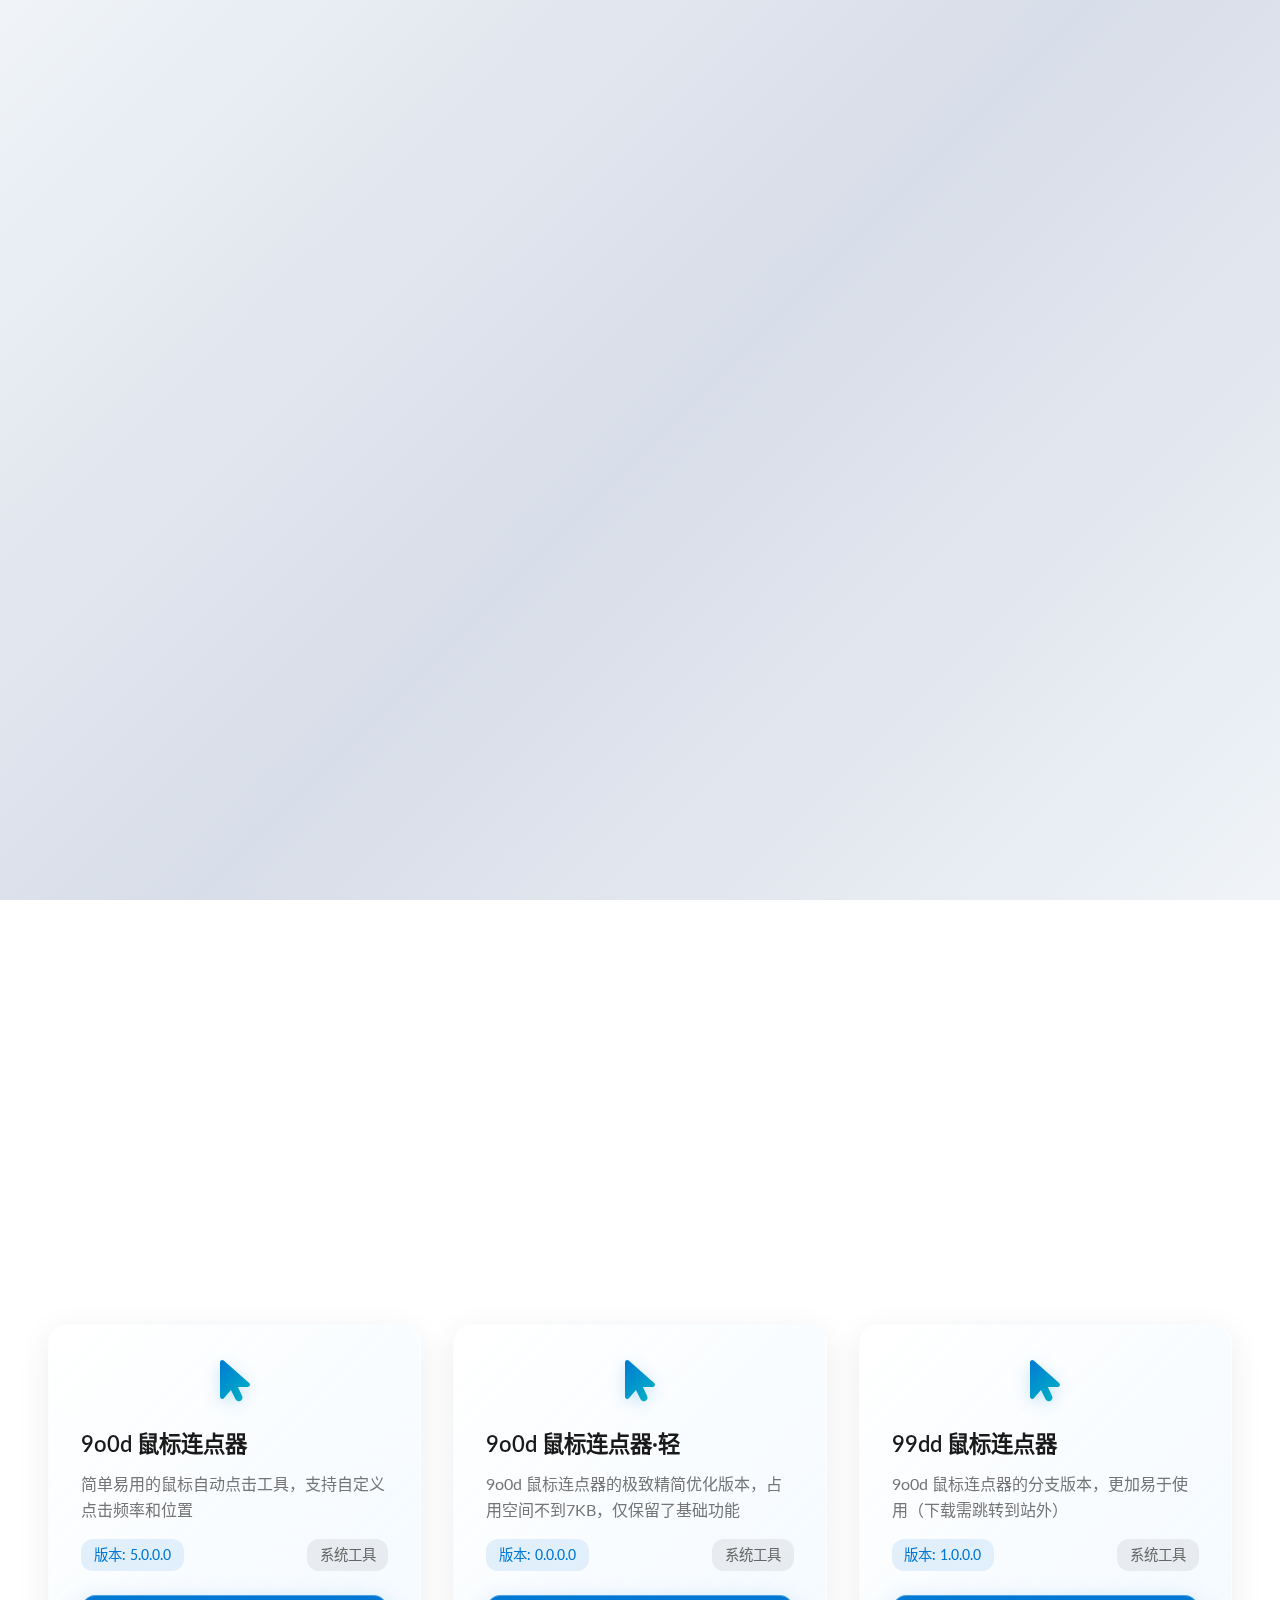
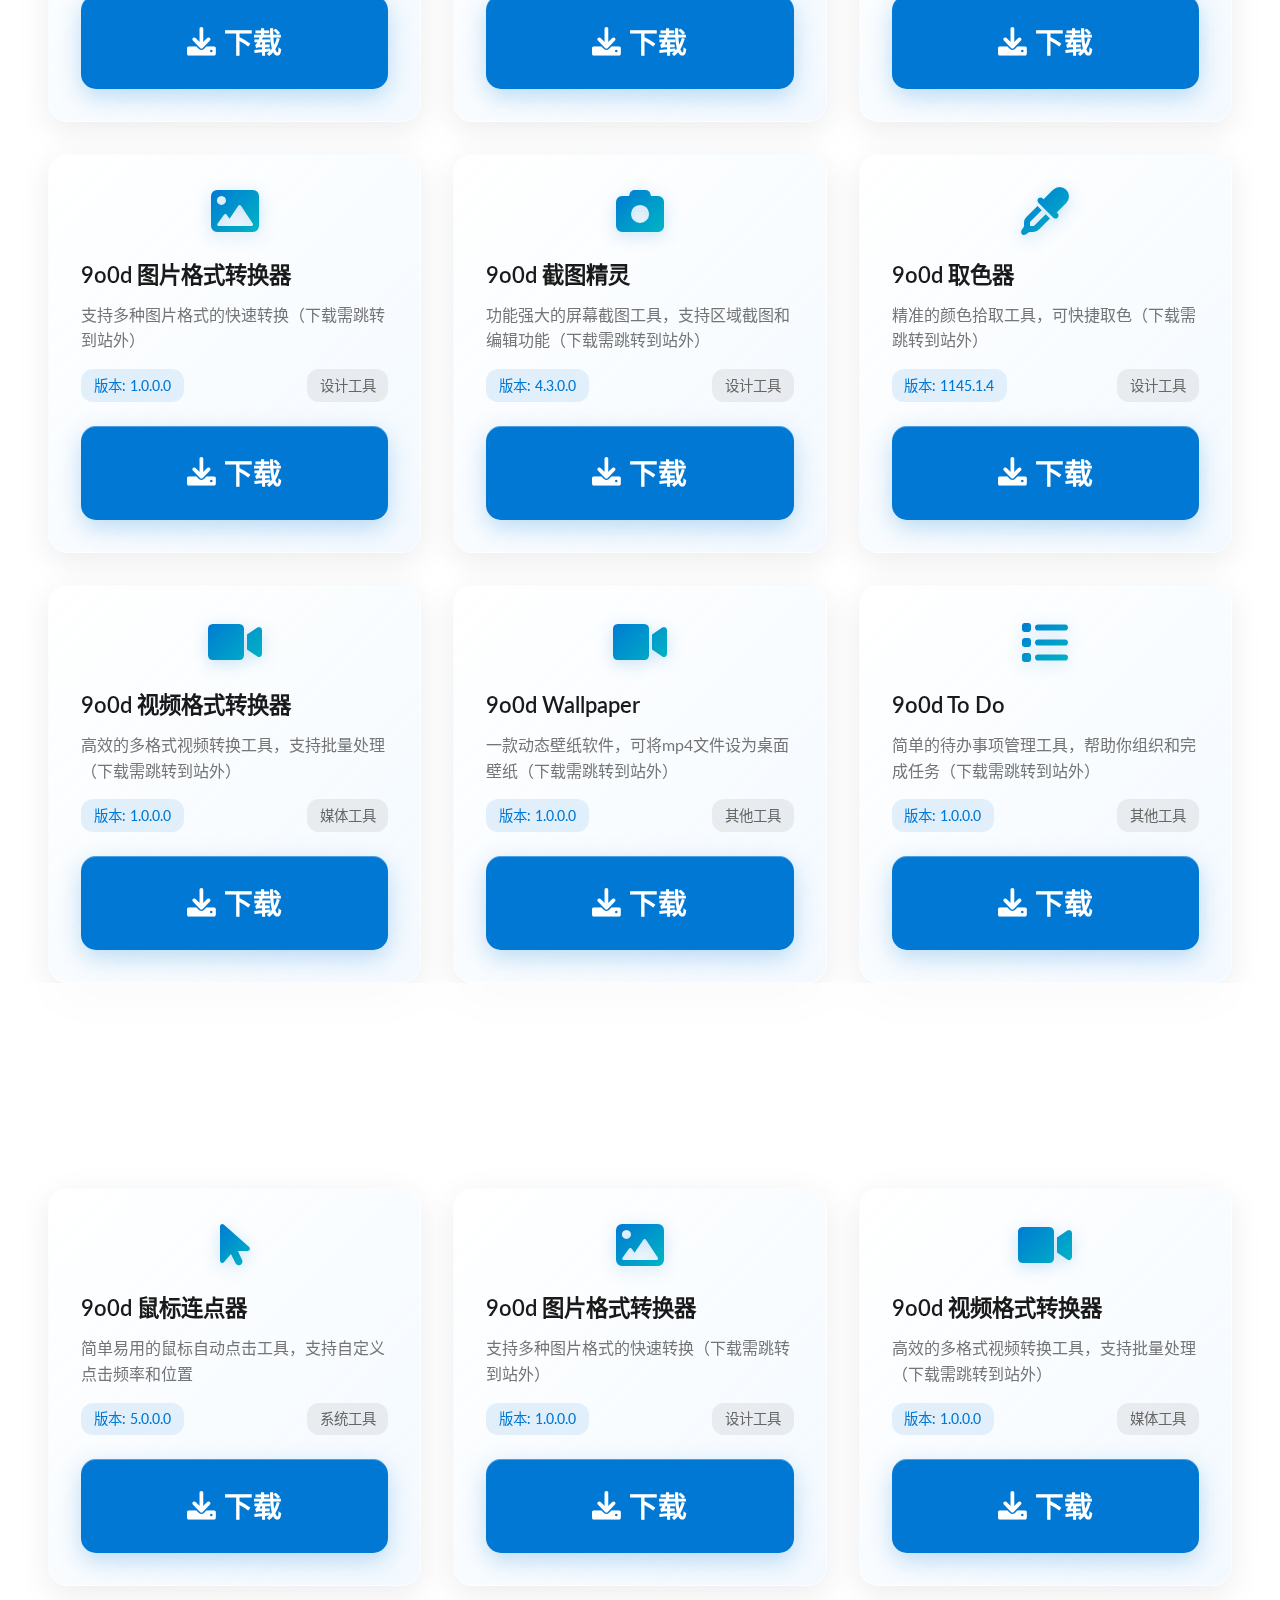
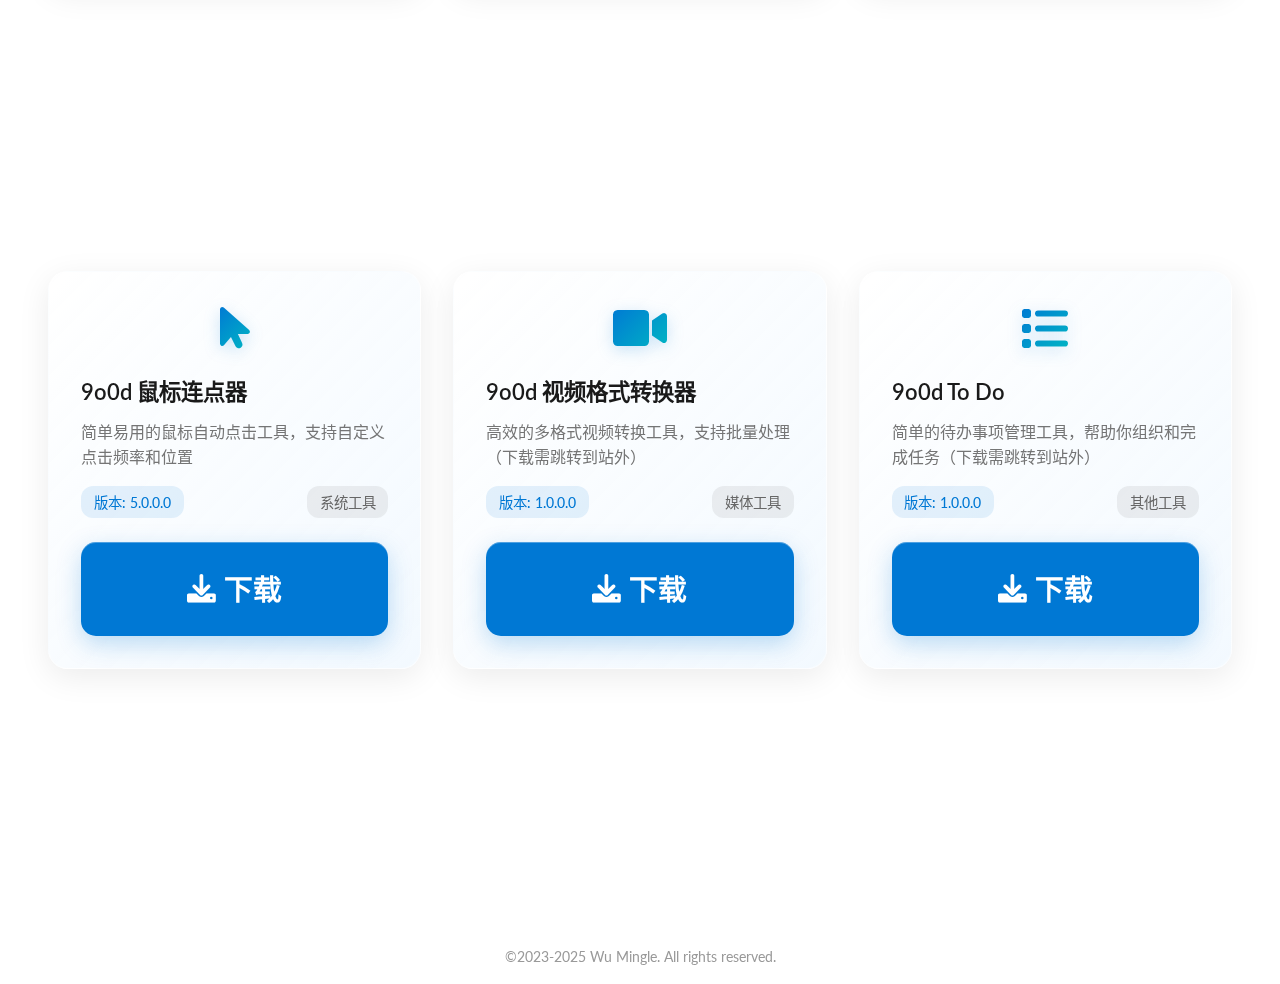
<file: index.html>
<!DOCTYPE html>
<html lang="zh-CN">
<head>
    <meta charset="UTF-8">
    <meta name="viewport" content="width=device-width, initial-scale=1.0">
    <title>9o0d - 软件合集下载中心</title>
    <link rel="stylesheet" href="styles2.css">
    <link rel="icon" href="/Favicon512.ico" type="image/x-icon">
    <link rel="shortcut icon" href="/Favicon512.ico" type="image/x-icon">
    <link href="https://cdnjs.cloudflare.com/ajax/libs/font-awesome/6.0.0/css/all.min.css" rel="stylesheet">
    <link href="https://fonts.googleapis.com/css2?family=Lato:wght@300;400;500;600;700&display=swap" rel="stylesheet">
</head>
<body>
    <nav class="glass-nav">
        <div class="nav-container">
            <a href="#home" class="nav-logo">9o0d</a>
            <div class="nav-links">
                <a href="#home" class="nav-link active">首页</a>
                <a href="#categories" class="nav-link">分类</a>
                <a href="#popular" class="nav-link">热门</a>
                <a href="#new" class="nav-link">最新</a>
            </div>
        </div>
    </nav>

    <!-- 手机版提示信息 -->
    <div class="mobile-message" id="mobile-notice">
        <div class="message-content">
            <i class="fas fa-desktop message-icon"></i>
            <h2 class="message-title">请使用桌面端访问</h2>
            <p class="message-text">为了更好的使用体验，建议在桌面浏览器中访问本网站</p>
            <div class="message-actions">
                <button class="win10-btn primary" onclick="window.open('', '_blank')">
                    <i class="fas fa-external-link-alt"></i>
                    <span>在新窗口中打开</span>
                </button>
            </div>
        </div>
    </div>

    <main class="main-content">
        <section id="home" class="hero-section">
            <div class="hero-content">
                <h1 class="hero-title">9o0d 下载中心</h1>
                <p class="hero-subtitle">质优而廉价的解决方案，就在这里</p>
                <div class="search-container">
                    <div class="search-box">
                        <i class="fas fa-search search-icon"></i>
                        <input type="text" id="searchInput" placeholder="搜索软件名称..." class="search-input">
                        <button id="searchBtn" class="win10-btn primary">搜索</button>
                    </div>
                </div>
                <div class="button-group">
                    <a href="#categories" class="win10-btn primary">
                        <span>浏览分类</span>
                    </a>
                    <a href="#popular" class="win10-btn secondary">
                        <span>热门下载</span>
                    </a>
                </div>
            </div>
        </section>

        <section class="content-section" id="categories">
            <div class="section-container">
                <h2 class="section-title">软件分类</h2>
                <div class="category-tabs">
                    <button class="category-tab active" data-category="all">
                        <i class="fas fa-th"></i>
                        <span>全部产品</span>
                    </button>
                    <button class="category-tab" data-category="system">
                        <i class="fas fa-cog"></i>
                        <span>系统工具</span>
                    </button>
                    <button class="category-tab" data-category="design">
                        <i class="fas fa-palette"></i>
                        <span>设计工具</span>
                    </button>
                    <button class="category-tab" data-category="media">
                        <i class="fas fa-film"></i>
                        <span>媒体工具</span>
                    </button>
                    <button class="category-tab" data-category="others">
                        <i class="fas fa-ellipsis-h"></i>
                        <span>其他工具</span>
                    </button>
                </div>
            </div>
        </section>

        <section class="software-section">
            <div class="section-container">
                <div class="software-grid" id="softwareGrid">
                    <!-- 软件卡片将通过JavaScript动态生成 -->
                </div>
            </div>
        </section>

        <section class="content-section" id="popular">
            <div class="section-container">
                <h2 class="section-title">热门下载</h2>
                <div class="popular-grid" id="popularGrid">
                    <!-- 热门软件将通过JavaScript动态生成 -->
                </div>
            </div>
        </section>

        <section class="content-section" id="new">
            <div class="section-container">
                <h2 class="section-title">最新软件</h2>
                <div class="new-grid" id="newGrid">
                    <!-- 最新软件将通过JavaScript动态生成 -->
                </div>
            </div>
        </section>
    </main>

    <footer class="glass-footer">
        <div class="footer-container">
            <div class="footer-content">
                
            </div>
            <div class="footer-bottom">
                <p class="footer-copyright">&copy;2023-2025 Wu Mingle. All rights reserved.</p>
            </div>
        </div>
    </footer>

    <script src="script.js"></script>
</body>
</html>
</file>
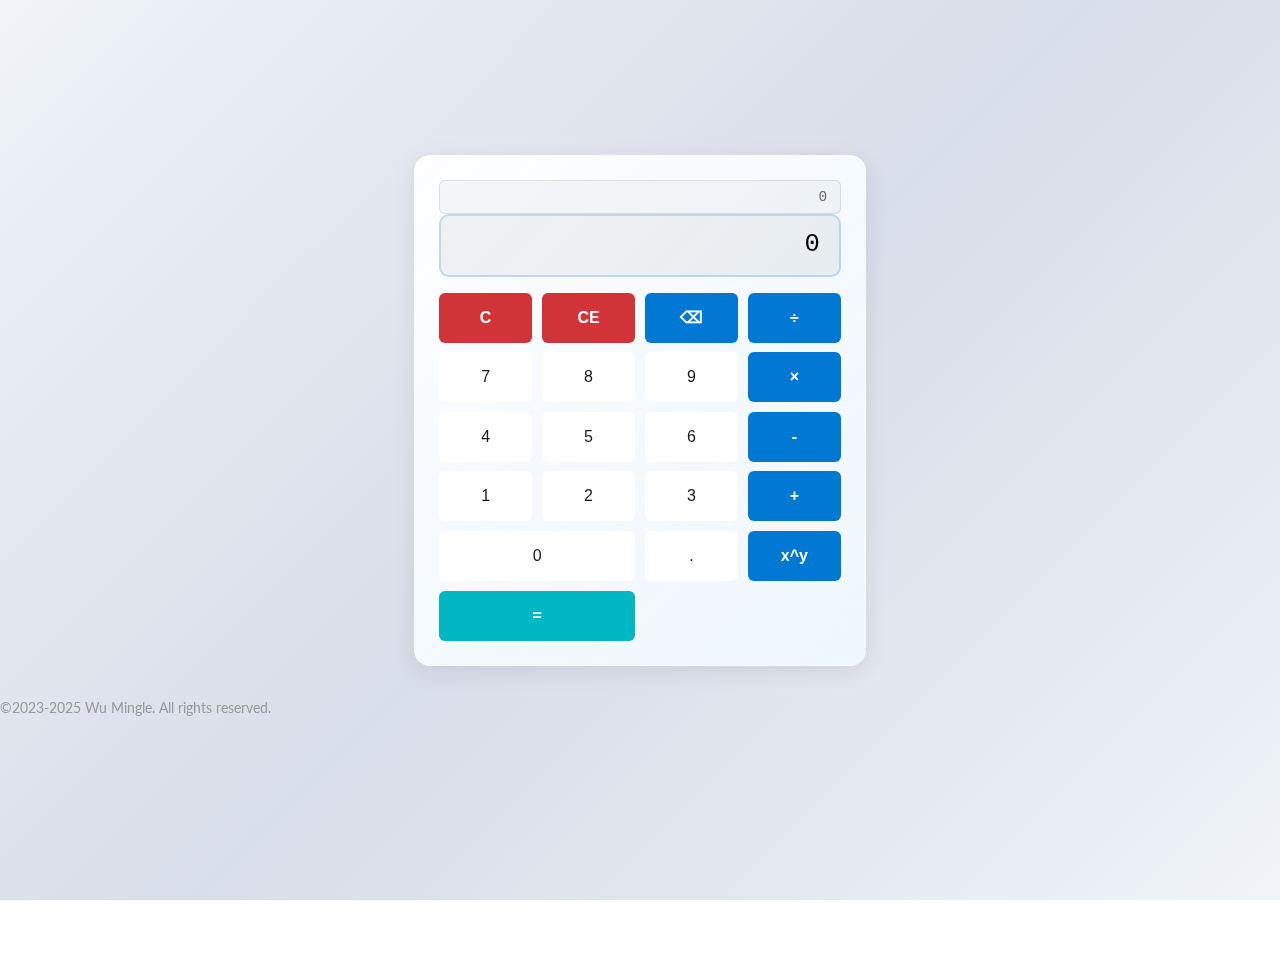
<file: calculator/index.html>
<!DOCTYPE html>
<html lang="zh-CN">
<head>
    <meta charset="UTF-8">
    <meta name="viewport" content="width=device-width, initial-scale=1.0">
    <title>大数计算器 - 9o0d</title>
    <link rel="stylesheet" href="../styles2.css">
    <link rel="icon" href="../Favicon512.ico" type="image/x-icon">
    <link rel="shortcut icon" href="../Favicon512.ico" type="image/x-icon">
    <link href="https://cdnjs.cloudflare.com/ajax/libs/font-awesome/6.0.0/css/all.min.css" rel="stylesheet">
    <link href="https://fonts.googleapis.com/css2?family=Lato:wght@300;400;500;600;700&display=swap" rel="stylesheet">
    <style>
        /* 计算器专用样式 */
        .calculator-container {
            max-width: 500px;
            margin: 80px auto 30px;
            padding: 0 1.5rem;
        }

        .calculator-header {
            text-align: center;
            margin-bottom: 1.5rem;
        }

        .calculator-title {
            font-size: 2rem;
            font-weight: 700;
            background: linear-gradient(135deg, #1a1a1a 0%, #0078d4 25%, #00b7c3 50%, #0078d4 75%, #1a1a1a 100%);
            -webkit-background-clip: text;
            -webkit-text-fill-color: transparent;
            background-clip: text;
            margin-bottom: 0.3rem;
            text-shadow: 0 4px 20px rgba(0, 120, 212, 0.15);
        }

        .calculator-subtitle {
            font-size: 0.9rem;
            color: #666;
            font-weight: 400;
            line-height: 1.4;
        }

        .calculator-card {
            background: linear-gradient(135deg, 
                rgba(255, 255, 255, 0.95) 0%, 
                rgba(240, 248, 255, 0.9) 100%
            );
            backdrop-filter: blur(30px) saturate(180%);
            border-radius: 16px;
            padding: 1.5rem;
            border: 1px solid rgba(255, 255, 255, 0.4);
            box-shadow: 
                0 6px 24px rgba(0, 0, 0, 0.08),
                inset 0 1px 0 rgba(255, 255, 255, 0.6);
        }

        .display-container {
            margin-bottom: 1rem;
        }

        .calculator-display {
            background: rgba(0, 0, 0, 0.05);
            border: 2px solid rgba(0, 120, 212, 0.2);
            border-radius: 10px;
            padding: 0.8rem 1.2rem;
            font-size: 1.6rem;
            font-family: 'Courier New', monospace;
            text-align: right;
            min-height: 50px;
            width: 100%;
            max-width: 100%;
            overflow-x: auto;
            overflow-y: hidden;
            white-space: nowrap;
            line-height: 1.3;
            transition: all 0.3s ease;
            margin-bottom: 0.3rem;
            scrollbar-width: thin;
            scrollbar-color: rgba(0, 120, 212, 0.3) transparent;
        }
        
        .calculator-display::-webkit-scrollbar {
            height: 6px;
        }
        
        .calculator-display::-webkit-scrollbar-track {
            background: transparent;
            border-radius: 3px;
        }
        
        .calculator-display::-webkit-scrollbar-thumb {
            background: rgba(0, 120, 212, 0.3);
            border-radius: 3px;
        }
        
        .calculator-display::-webkit-scrollbar-thumb:hover {
            background: rgba(0, 120, 212, 0.5);
        }

        .expression-display {
            background: rgba(0, 0, 0, 0.03);
            border: 1px solid rgba(0, 0, 0, 0.1);
            border-radius: 6px;
            padding: 0.4rem 0.8rem;
            font-size: 0.9rem;
            font-family: 'Courier New', monospace;
            text-align: right;
            min-height: 25px;
            color: #666;
            width: 100%;
            max-width: 100%;
            overflow-x: auto;
            overflow-y: hidden;
            white-space: nowrap;
            line-height: 1.3;
            scrollbar-width: thin;
            scrollbar-color: rgba(0, 0, 0, 0.2) transparent;
        }
        
        .expression-display::-webkit-scrollbar {
            height: 4px;
        }
        
        .expression-display::-webkit-scrollbar-track {
            background: transparent;
            border-radius: 2px;
        }
        
        .expression-display::-webkit-scrollbar-thumb {
            background: rgba(0, 0, 0, 0.2);
            border-radius: 2px;
        }
        
        .expression-display::-webkit-scrollbar-thumb:hover {
            background: rgba(0, 0, 0, 0.3);
        }

        .calculator-grid {
            display: grid;
            grid-template-columns: repeat(4, 1fr);
            gap: 0.6rem;
        }

        .calc-btn {
            background: #f0f4f8;
            color: #1a1a1a;
            border: none;
            border-radius: 6px;
            padding: 0.8rem;
            font-size: 1rem;
            font-weight: 600;
            cursor: pointer;
            transition: all 0.3s ease;
            min-height: 50px;
            display: flex;
            align-items: center;
            justify-content: center;
            position: relative;
            overflow: hidden;
        }

        .calc-btn:hover {
            background: #e3e8f0;
            transform: translateY(-2px);
            box-shadow: 0 4px 12px rgba(0, 0, 0, 0.1);
        }

        .calc-btn:active {
            transform: translateY(0);
            box-shadow: none;
        }

        .calc-btn.number {
            background: #ffffff;
            font-weight: 500;
        }

        .calc-btn.number:hover {
            background: #f8fafc;
        }

        .calc-btn.operation {
            background: #0078d4;
            color: white;
        }

        .calc-btn.operation:hover {
            background: #106ebe;
            box-shadow: 0 4px 12px rgba(0, 120, 212, 0.3);
        }

        .calc-btn.equals {
            background: #00b7c3;
            color: white;
            grid-column: span 2;
        }

        .calc-btn.equals:hover {
            background: #00a0b0;
            box-shadow: 0 4px 12px rgba(0, 183, 195, 0.3);
        }

        .calc-btn.clear {
            background: #d13438;
            color: white;
        }

        .calc-btn.clear:hover {
            background: #c12a2e;
            box-shadow: 0 4px 12px rgba(209, 52, 56, 0.3);
        }

        .calc-btn.zero {
            grid-column: span 2;
        }



        @media (max-width: 768px) {
            .calculator-container {
                margin: 40px auto 15px;
                padding: 0 1rem;
                max-width: 100%;
                width: 95%;
            }

            .calculator-title {
                font-size: 1.6rem;
            }

            .calculator-subtitle {
                font-size: 0.8rem;
            }

            .calculator-card {
                padding: 1rem;
            }

            .calculator-display {
                font-size: 1.3rem;
                min-height: 40px;
                padding: 0.6rem 1rem;
            }

            .expression-display {
                font-size: 0.8rem;
                min-height: 20px;
                padding: 0.3rem 0.6rem;
            }

            .calculator-grid {
                gap: 0.5rem;
            }

            .calc-btn {
                font-size: 0.9rem;
                padding: 0.6rem;
                min-height: 40px;
            }
        }

        @media (max-width: 480px) {
            .calculator-container {
                max-width: 100%;
                width: 95%;
                margin: 20px auto 10px;
            }

            .calculator-title {
                font-size: 1.4rem;
            }

            .calculator-subtitle {
                font-size: 0.75rem;
            }

            .calculator-card {
                padding: 0.8rem;
            }

            .calculator-display {
                font-size: 1.1rem;
                min-height: 35px;
                padding: 0.5rem 0.8rem;
            }

            .expression-display {
                font-size: 0.7rem;
                min-height: 18px;
                padding: 0.2rem 0.5rem;
            }

            .calculator-grid {
                gap: 0.4rem;
            }

            .calc-btn {
                font-size: 0.8rem;
                padding: 0.5rem;
                min-height: 35px;
            }
        }
    </style>
</head>
<body class="calculator-page">
    <nav class="glass-nav">
        <div class="nav-container">
            <a href="../index.html" class="nav-logo">9o0d</a>
            <div class="nav-links">
                <a href="../index.html" class="nav-link">首页</a>
                <a href="#" class="nav-link active">大数计算器</a>
            </div>
        </div>
    </nav>



    <main class="main-content">
        <div class="calculator-container">
            <div class="calculator-header">
                <h1 class="calculator-title">&nbsp</h1><!----别改这里----->
            </div>

            <div class="calculator-card">
                <div class="display-container">
                    <div class="expression-display" id="expression">0</div>
                    <div class="calculator-display" id="display">0</div>
                </div>

                <div class="calculator-grid">
                    <!-- 第一行 -->
                    <button class="calc-btn clear" data-action="clear">C</button>
                    <button class="calc-btn clear" data-action="clear-entry">CE</button>
                    <button class="calc-btn operation" data-action="backspace">⌫</button>
                    <button class="calc-btn operation" data-action="divide">÷</button>

                    <!-- 第二行 -->
                    <button class="calc-btn number" data-number="7">7</button>
                    <button class="calc-btn number" data-number="8">8</button>
                    <button class="calc-btn number" data-number="9">9</button>
                    <button class="calc-btn operation" data-action="multiply">×</button>

                    <!-- 第三行 -->
                    <button class="calc-btn number" data-number="4">4</button>
                    <button class="calc-btn number" data-number="5">5</button>
                    <button class="calc-btn number" data-number="6">6</button>
                    <button class="calc-btn operation" data-action="subtract">-</button>

                    <!-- 第四行 -->
                    <button class="calc-btn number" data-number="1">1</button>
                    <button class="calc-btn number" data-number="2">2</button>
                    <button class="calc-btn number" data-number="3">3</button>
                    <button class="calc-btn operation" data-action="add">+</button>

                    <!-- 第五行 -->
                    <button class="calc-btn number zero" data-number="0">0</button>
                    <button class="calc-btn number" data-action="decimal">.</button>
                    <button class="calc-btn operation" data-action="power">x^y</button>
                    <button class="calc-btn equals" data-action="equals">=</button>
                </div>
            </div>
        </div><p class="footer-copyright">&copy;2023-2025 Wu Mingle. All rights reserved.</p>
    </main>


    <script>
        class BigNumberCalculator {
            constructor() {
                this.display = document.getElementById('display');
                this.expressionDisplay = document.getElementById('expression');
                this.currentInput = '0';
                this.previousInput = '0';
                this.operator = null;
                this.waitingForNewInput = false;
                
                this.initEventListeners();
            }

            initEventListeners() {
                // 数字按钮事件
                document.querySelectorAll('[data-number]').forEach(btn => {
                    btn.addEventListener('click', (e) => {
                        this.inputNumber(e.target.dataset.number);
                    });
                });

                // 操作按钮事件
                document.querySelectorAll('[data-action]').forEach(btn => {
                    btn.addEventListener('click', (e) => {
                        const action = e.target.dataset.action;
                        this.handleAction(action);
                    });
                });

                // 键盘支持
                document.addEventListener('keydown', (e) => {
                    this.handleKeyboard(e);
                });
            }

            inputNumber(number) {
                if (this.waitingForNewInput) {
                    this.currentInput = number;
                    this.waitingForNewInput = false;
                } else {
                    this.currentInput = this.currentInput === '0' ? number : this.currentInput + number;
                }
                this.updateDisplay();
            }

            handleAction(action) {
                switch(action) {
                    case 'clear':
                        this.clear();
                        break;
                    case 'clear-entry':
                        this.clearEntry();
                        break;
                    case 'backspace':
                        this.backspace();
                        break;
                    case 'decimal':
                        this.inputDecimal();
                        break;
                    case 'add':
                    case 'subtract':
                    case 'multiply':
                    case 'divide':
                    case 'power':
                        this.setOperator(action);
                        break;
                    case 'equals':
                        this.calculate();
                        break;
                }
            }

            clear() {
                this.currentInput = '0';
                this.previousInput = '0';
                this.operator = null;
                this.waitingForNewInput = false;
                this.updateDisplay();
            }

            clearEntry() {
                this.currentInput = '0';
                this.updateDisplay();
            }

            backspace() {
                if (this.currentInput.length > 1) {
                    this.currentInput = this.currentInput.slice(0, -1);
                } else {
                    this.currentInput = '0';
                }
                this.updateDisplay();
            }

            inputDecimal() {
                if (this.waitingForNewInput) {
                    this.currentInput = '0.';
                    this.waitingForNewInput = false;
                } else if (this.currentInput.indexOf('.') === -1) {
                    this.currentInput += '.';
                }
                this.updateDisplay();
            }

            setOperator(newOperator) {
                if (this.operator && !this.waitingForNewInput) {
                    this.calculate();
                }

                this.previousInput = this.currentInput;
                this.operator = newOperator;
                this.waitingForNewInput = true;
                this.updateDisplay();
            }

            updateDisplay() {
                this.display.textContent = this.currentInput;
                
                let expression = '';
                if (this.operator) {
                    const operatorSymbol = this.getOperatorSymbol(this.operator);
                    expression = `${this.previousInput} ${operatorSymbol}`;
                }
                this.expressionDisplay.textContent = expression;
            }

            getOperatorSymbol(operator) {
                switch(operator) {
                    case 'add': return '+';
                    case 'subtract': return '-';
                    case 'multiply': return '×';
                    case 'divide': return '÷';
                    case 'power': return '^';
                    default: return '';
                }
            }

            calculate() {
                if (!this.operator || this.waitingForNewInput) {
                    return;
                }

                try {
                    const prev = this.previousInput;
                    const current = this.currentInput;
                    
                    let result;
                    
                    switch(this.operator) {
                        case 'add':
                            result = this.add(prev, current);
                            break;
                        case 'subtract':
                            result = this.subtract(prev, current);
                            break;
                        case 'multiply':
                            result = this.multiply(prev, current);
                            break;
                        case 'divide':
                            result = this.divide(prev, current);
                            break;
                        case 'power':
                            result = this.power(prev, current);
                            break;
                        default:
                            throw new Error('未知的操作类型');
                    }

                    this.currentInput = result;
                    this.previousInput = '0';
                    this.operator = null;
                    this.waitingForNewInput = true;
                    this.updateDisplay();

                } catch (error) {
                    this.display.textContent = '错误: ' + error.message;
                    this.expressionDisplay.textContent = '';
                    this.currentInput = '0';
                    this.previousInput = '0';
                    this.operator = null;
                    this.waitingForNewInput = true;
                }
            }

            handleKeyboard(e) {
                if (e.key >= '0' && e.key <= '9') {
                    this.inputNumber(e.key);
                } else if (e.key === '.') {
                    this.inputDecimal();
                } else if (e.key === '+') {
                    this.setOperator('add');
                } else if (e.key === '-') {
                    this.setOperator('subtract');
                } else if (e.key === '*') {
                    this.setOperator('multiply');
                } else if (e.key === '/') {
                    e.preventDefault();
                    this.setOperator('divide');
                } else if (e.key === '^') {
                    this.setOperator('power');
                } else if (e.key === 'Enter' || e.key === '=') {
                    this.calculate();
                } else if (e.key === 'Escape' || e.key === 'Delete') {
                    this.clear();
                } else if (e.key === 'Backspace') {
                    this.backspace();
                }
            }

            // 大数运算方法
            validateNumber(str) {
                const cleanStr = str.replace(/[\s,]/g, '');
                if (!/^-?\d*\.?\d+$/.test(cleanStr)) {
                    throw new Error('请输入有效的数字');
                }
                return cleanStr;
            }

            add(a, b) {
                a = this.validateNumber(a);
                b = this.validateNumber(b);

                const isANegative = a.startsWith('-');
                const isBNegative = b.startsWith('-');
                
                if (isANegative && !isBNegative) {
                    return this.subtract(b, a.substring(1));
                }
                if (!isANegative && isBNegative) {
                    return this.subtract(a, b.substring(1));
                }
                if (isANegative && isBNegative) {
                    return '-' + this.add(a.substring(1), b.substring(1));
                }

                const aParts = a.split('.');
                const bParts = b.split('.');
                
                let integerA = aParts[0] || '0';
                let integerB = bParts[0] || '0';
                let decimalA = aParts[1] || '';
                let decimalB = bParts[1] || '';

                const maxDecimalLength = Math.max(decimalA.length, decimalB.length);
                decimalA = decimalA.padEnd(maxDecimalLength, '0');
                decimalB = decimalB.padEnd(maxDecimalLength, '0');

                const numA = integerA + decimalA;
                const numB = integerB + decimalB;

                const maxLength = Math.max(numA.length, numB.length);
                const paddedA = numA.padStart(maxLength, '0');
                const paddedB = numB.padStart(maxLength, '0');

                let carry = 0;
                let result = '';

                for (let i = maxLength - 1; i >= 0; i--) {
                    const digitA = parseInt(paddedA[i] || '0');
                    const digitB = parseInt(paddedB[i] || '0');
                    const sum = digitA + digitB + carry;
                    
                    carry = Math.floor(sum / 10);
                    result = (sum % 10) + result;
                }

                if (carry > 0) {
                    result = carry + result;
                }

                if (maxDecimalLength > 0) {
                    const integerPart = result.slice(0, -maxDecimalLength) || '0';
                    const decimalPart = result.slice(-maxDecimalLength);
                    result = integerPart + '.' + decimalPart;
                }

                return this.removeLeadingZeros(result);
            }

            subtract(a, b) {
                a = this.validateNumber(a);
                b = this.validateNumber(b);

                const isANegative = a.startsWith('-');
                const isBNegative = b.startsWith('-');
                
                if (isANegative && !isBNegative) {
                    return '-' + this.add(a.substring(1), b);
                }
                if (!isANegative && isBNegative) {
                    return this.add(a, b.substring(1));
                }
                if (isANegative && isBNegative) {
                    return this.subtract(b.substring(1), a.substring(1));
                }

                const aParts = a.split('.');
                const bParts = b.split('.');
                
                let integerA = aParts[0] || '0';
                let integerB = bParts[0] || '0';
                let decimalA = aParts[1] || '';
                let decimalB = bParts[1] || '';

                const maxDecimalLength = Math.max(decimalA.length, decimalB.length);
                decimalA = decimalA.padEnd(maxDecimalLength, '0');
                decimalB = decimalB.padEnd(maxDecimalLength, '0');

                const numA = integerA + decimalA;
                const numB = integerB + decimalB;

                let isNegative = false;
                let compareA = numA;
                let compareB = numB;
                
                if (compareA.length !== compareB.length) {
                    isNegative = compareA.length < compareB.length;
                } else {
                    for (let i = 0; i < compareA.length; i++) {
                        if (compareA[i] !== compareB[i]) {
                            isNegative = compareA[i] < compareB[i];
                            break;
                        }
                    }
                }

                if (isNegative) {
                    [numA, numB] = [numB, numA];
                }

                const maxLength = Math.max(numA.length, numB.length);
                const paddedA = numA.padStart(maxLength, '0');
                const paddedB = numB.padStart(maxLength, '0');

                let borrow = 0;
                let result = '';

                for (let i = maxLength - 1; i >= 0; i--) {
                    let digitA = parseInt(paddedA[i]);
                    let digitB = parseInt(paddedB[i]);
                    
                    digitA -= borrow;
                    
                    if (digitA < digitB) {
                        digitA += 10;
                        borrow = 1;
                    } else {
                        borrow = 0;
                    }
                    
                    result = (digitA - digitB) + result;
                }

                if (maxDecimalLength > 0) {
                    const integerPart = result.slice(0, -maxDecimalLength) || '0';
                    const decimalPart = result.slice(-maxDecimalLength);
                    result = integerPart + '.' + decimalPart;
                }

                result = this.removeLeadingZeros(result);
                
                if (isNegative) {
                    result = '-' + result;
                }

                return result === '' ? '0' : result;
            }

            multiply(a, b) {
                a = this.validateNumber(a);
                b = this.validateNumber(b);

                const isANegative = a.startsWith('-');
                const isBNegative = b.startsWith('-');
                const isResultNegative = isANegative !== isBNegative;

                a = isANegative ? a.substring(1) : a;
                b = isBNegative ? b.substring(1) : b;

                const aParts = a.split('.');
                const bParts = b.split('.');
                
                let integerA = aParts[0] || '0';
                let integerB = bParts[0] || '0';
                let decimalA = aParts[1] || '';
                let decimalB = bParts[1] || '';

                const totalDecimalPlaces = decimalA.length + decimalB.length;
                
                const numA = integerA + decimalA;
                const numB = integerB + decimalB;

                const result = Array(numA.length + numB.length).fill(0);

                for (let i = numA.length - 1; i >= 0; i--) {
                    for (let j = numB.length - 1; j >= 0; j--) {
                        const product = parseInt(numA[i]) * parseInt(numB[j]);
                        const sum = result[i + j + 1] + product;
                        
                        result[i + j + 1] = sum % 10;
                        result[i + j] += Math.floor(sum / 10);
                    }
                }

                let resultStr = result.join('').replace(/^0+(?=\d)/, '');
                if (resultStr === '') resultStr = '0';

                if (totalDecimalPlaces > 0) {
                    if (resultStr.length <= totalDecimalPlaces) {
                        resultStr = resultStr.padStart(totalDecimalPlaces + 1, '0');
                    }
                    const integerPart = resultStr.slice(0, -totalDecimalPlaces) || '0';
                    const decimalPart = resultStr.slice(-totalDecimalPlaces);
                    resultStr = integerPart + '.' + decimalPart;
                }

                resultStr = this.removeLeadingZeros(resultStr);
                
                if (isResultNegative && resultStr !== '0') {
                    resultStr = '-' + resultStr;
                }

                return resultStr;
            }

            divide(a, b) {
                a = this.validateNumber(a);
                b = this.validateNumber(b);

                if (b === '0') {
                    throw new Error('除数不能为零');
                }

                const isANegative = a.startsWith('-');
                const isBNegative = b.startsWith('-');
                const isResultNegative = isANegative !== isBNegative;

                a = isANegative ? a.substring(1) : a;
                b = isBNegative ? b.substring(1) : b;

                let quotient = '';
                let current = '';

                for (let i = 0; i < a.length; i++) {
                    current += a[i];
                    current = this.removeLeadingZeros(current);
                    
                    if (this.compare(current, b) < 0) {
                        quotient += '0';
                        continue;
                    }

                    let count = 0;
                    let temp = current;
                    
                    while (this.compare(temp, b) >= 0) {
                        temp = this.subtract(temp, b);
                        count++;
                    }
                    
                    quotient += count.toString();
                    current = temp;
                }

                quotient = this.removeLeadingZeros(quotient) || '0';
                
                if (isResultNegative && quotient !== '0') {
                    quotient = '-' + quotient;
                }

                return quotient;
            }

            power(base, exponent) {
                base = this.validateNumber(base);
                exponent = this.validateNumber(exponent);

                if (exponent.includes('.') || exponent.includes('-')) {
                    throw new Error('次方运算只支持非负整数指数');
                }

                if (exponent === '0') return '1';
                if (exponent === '1') return base;
                if (base === '0') return '0';
                if (base === '1') return '1';

                let result = '1';
                let currentBase = base;
                let currentExponent = exponent;

                while (this.compare(currentExponent, '0') > 0) {
                    if (this.isOdd(currentExponent)) {
                        result = this.multiply(result, currentBase);
                    }
                    
                    currentExponent = this.divideByTwo(currentExponent);
                    
                    if (this.compare(currentExponent, '0') > 0) {
                        currentBase = this.multiply(currentBase, currentBase);
                    }
                }

                return result;
            }

            isOdd(num) {
                const lastDigit = num[num.length - 1];
                return ['1', '3', '5', '7', '9'].includes(lastDigit);
            }

            divideByTwo(num) {
                let result = '';
                let carry = 0;

                for (let i = 0; i < num.length; i++) {
                    const currentDigit = parseInt(num[i]) + carry * 10;
                    const quotient = Math.floor(currentDigit / 2);
                    carry = currentDigit % 2;
                    
                    if (result !== '' || quotient > 0) {
                        result += quotient.toString();
                    }
                }

                return result === '' ? '0' : result;
            }

            compare(a, b) {
                a = this.removeLeadingZeros(a);
                b = this.removeLeadingZeros(b);

                if (a.length > b.length) return 1;
                if (a.length < b.length) return -1;

                for (let i = 0; i < a.length; i++) {
                    if (a[i] > b[i]) return 1;
                    if (a[i] < b[i]) return -1;
                }

                return 0;
            }

            removeLeadingZeros(str) {
                if (str.startsWith('-')) {
                    const positivePart = str.substring(1);
                    const cleaned = this.removeLeadingZeros(positivePart);
                    return cleaned === '0' ? '0' : '-' + cleaned;
                }

                if (str.includes('.')) {
                    const parts = str.split('.');
                    const integerPart = parts[0].replace(/^0+(?=\d)/, '') || '0';
                    let decimalPart = parts[1].replace(/0+$/, '');
                    
                    if (decimalPart === '') {
                        return integerPart;
                    }
                    
                    return integerPart + '.' + decimalPart;
                }

                return str.replace(/^0+(?=\d)/, '') || '0';
            }
        }

        // 初始化计算器
        document.addEventListener('DOMContentLoaded', () => {
            new BigNumberCalculator();
        });


    </script>
</body>
</html>
</file>
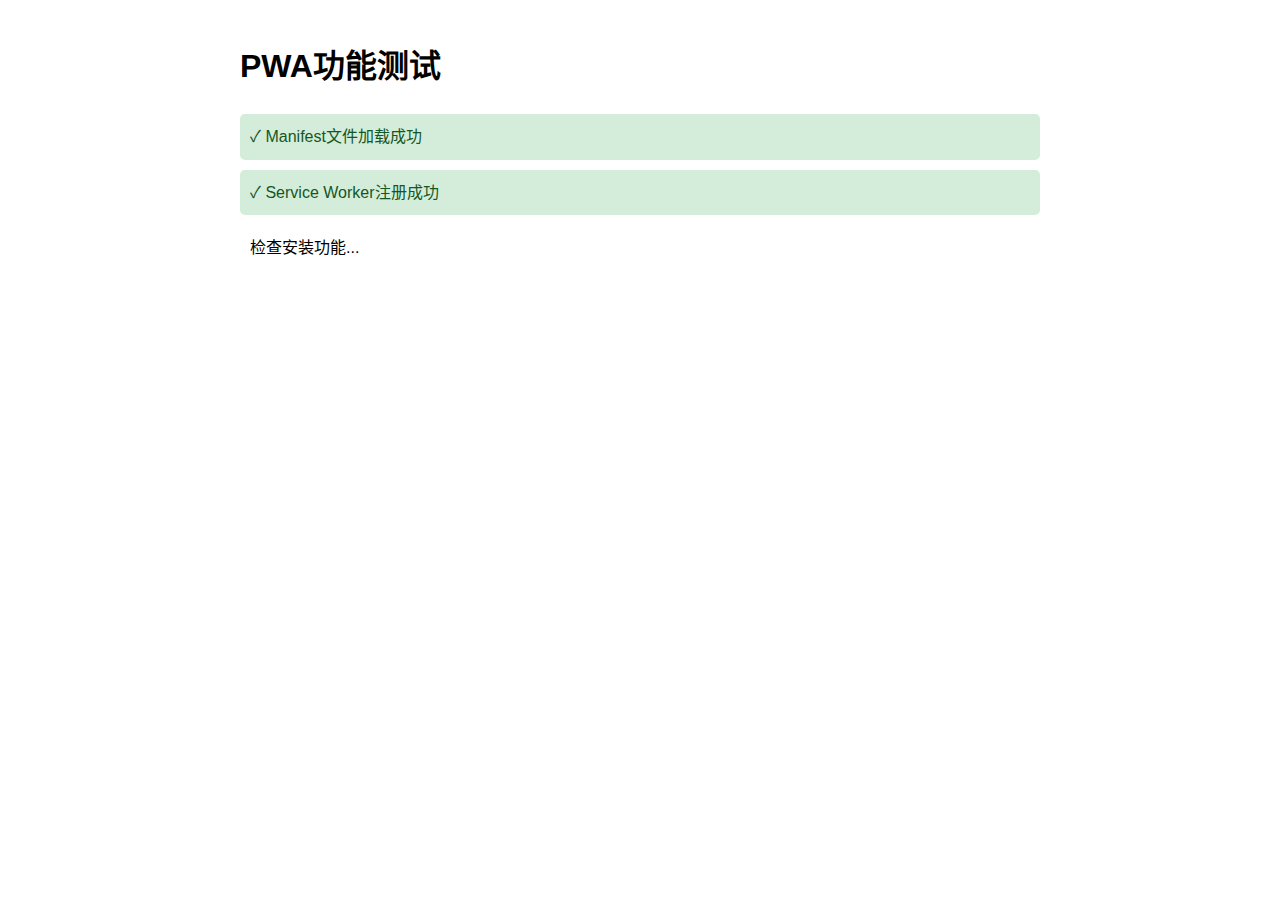
<file: calculator/test-pwa.html>
<!DOCTYPE html>
<html lang="zh-CN">
<head>
    <meta charset="UTF-8">
    <meta name="viewport" content="width=device-width, initial-scale=1.0">
    <title>PWA测试页面</title>
    <style>
        body {
            font-family: Arial, sans-serif;
            max-width: 800px;
            margin: 0 auto;
            padding: 20px;
            line-height: 1.6;
        }
        .status {
            padding: 10px;
            margin: 10px 0;
            border-radius: 5px;
        }
        .success { background: #d4edda; color: #155724; }
        .warning { background: #fff3cd; color: #856404; }
        .error { background: #f8d7da; color: #721c24; }
        .info { background: #d1ecf1; color: #0c5460; }
    </style>
</head>
<body>
    <h1>PWA功能测试</h1>
    
    <div id="status">
        <div class="status" id="manifestStatus">检查Manifest文件...</div>
        <div class="status" id="swStatus">检查Service Worker...</div>
        <div class="status" id="installStatus">检查安装功能...</div>
    </div>

    <script>
        // 测试Manifest文件
        if ('serviceWorker' in navigator) {
            fetch('manifest.json')
                .then(response => {
                    if (response.ok) {
                        document.getElementById('manifestStatus').textContent = '✓ Manifest文件加载成功';
                        document.getElementById('manifestStatus').className = 'status success';
                    } else {
                        throw new Error('Manifest文件加载失败');
                    }
                })
                .catch(error => {
                    document.getElementById('manifestStatus').textContent = '✗ ' + error.message;
                    document.getElementById('manifestStatus').className = 'status error';
                });
        }

        // 测试Service Worker
        if ('serviceWorker' in navigator) {
            navigator.serviceWorker.register('sw.js')
                .then(registration => {
                    document.getElementById('swStatus').textContent = '✓ Service Worker注册成功';
                    document.getElementById('swStatus').className = 'status success';
                })
                .catch(error => {
                    document.getElementById('swStatus').textContent = '✗ Service Worker注册失败: ' + error.message;
                    document.getElementById('swStatus').className = 'status error';
                });
        } else {
            document.getElementById('swStatus').textContent = '✗ 浏览器不支持Service Worker';
            document.getElementById('swStatus').className = 'status error';
        }

        // 测试安装功能
        let deferredPrompt;
        
        window.addEventListener('beforeinstallprompt', (e) => {
            e.preventDefault();
            deferredPrompt = e;
            document.getElementById('installStatus').textContent = '✓ PWA安装功能可用';
            document.getElementById('installStatus').className = 'status success';
            
            // 显示安装按钮
            const installButton = document.createElement('button');
            installButton.textContent = '安装应用';
            installButton.style.cssText = 'background: #0078d4; color: white; border: none; padding: 10px 20px; border-radius: 5px; cursor: pointer; margin: 10px 0;';
            installButton.onclick = () => {
                deferredPrompt.prompt();
                deferredPrompt.userChoice.then((choiceResult) => {
                    if (choiceResult.outcome === 'accepted') {
                        console.log('用户接受了安装提示');
                    }
                    deferredPrompt = null;
                });
            };
            document.getElementById('installStatus').appendChild(installButton);
        });

        window.addEventListener('appinstalled', () => {
            document.getElementById('installStatus').textContent = '✓ 应用已成功安装';
            document.getElementById('installStatus').className = 'status success';
        });

        // 如果没有安装提示，检查是否已经安装
        setTimeout(() => {
            if (!deferredPrompt) {
                if (window.matchMedia('(display-mode: standalone)').matches) {
                    document.getElementById('installStatus').textContent = '✓ 应用已安装（独立模式运行）';
                    document.getElementById('installStatus').className = 'status success';
                } else {
                    document.getElementById('installStatus').textContent = 'ℹ 安装提示尚未触发，可能需要用户交互';
                    document.getElementById('installStatus').className = 'status info';
                }
            }
        }, 2000);
    </script>
</body>
</html>
</file>
<file: styles2.css>
/* 全局重置和基础样式 */
* {
    margin: 0;
    padding: 0;
    box-sizing: border-box;
}

/* 平滑滚动设置 */
html {
    scroll-behavior: smooth;
}

/* 为锚点目标添加平滑滚动偏移 */
:target {
    scroll-margin-top: 100px;
}

/* 动画关键帧定义 */
@keyframes fadeInUp {
    from {
        opacity: 0;
        transform: translateY(30px);
    }
    to {
        opacity: 1;
        transform: translateY(0);
    }
}

@keyframes fadeInLeft {
    from {
        opacity: 0;
        transform: translateX(-30px);
    }
    to {
        opacity: 1;
        transform: translateX(0);
    }
}

@keyframes fadeInRight {
    from {
        opacity: 0;
        transform: translateX(30px);
    }
    to {
        opacity: 1;
        transform: translateX(0);
    }
}

@keyframes fadeInScale {
    from {
        opacity: 0;
        transform: scale(0.8);
    }
    to {
        opacity: 1;
        transform: scale(1);
    }
}

@keyframes slideInDown {
    from {
        opacity: 0;
        transform: translateY(-50px);
    }
    to {
        opacity: 1;
        transform: translateY(0);
    }
}

@keyframes slideInLeft {
    from {
        opacity: 0;
        transform: translateX(-50px);
    }
    to {
        opacity: 1;
        transform: translateX(0);
    }
}

@keyframes slideInRight {
    from {
        opacity: 0;
        transform: translateX(50px);
    }
    to {
        opacity: 1;
        transform: translateX(0);
    }
}

/* 动画类 */
.animate-fade-in-up {
    animation: fadeInUp 0.5s ease-out forwards;
}

.animate-fade-in-left {
    animation: fadeInLeft 0.5s ease-out forwards;
}

.animate-fade-in-right {
    animation: fadeInRight 0.5s ease-out forwards;
}

.animate-fade-in-scale {
    animation: fadeInScale 0.5s ease-out forwards;
}

.animate-slide-in-down {
    animation: slideInDown 0.4s ease-out forwards;
}

/* 初始隐藏状态 */
.animate-on-scroll {
    opacity: 0;
    transform: translateY(30px);
    transition: all 0.5s ease-out;
}

.animate-on-scroll.animated {
    opacity: 1;
    transform: translateY(0);
}

/* 字体设置 - Lato + 思源黑体 */
body {
    font-family: 'Lato', 'Source Han Sans CN', 'Noto Sans SC', sans-serif;
    font-weight: 400;
    line-height: 1.6;
    -webkit-font-smoothing: antialiased;
    -moz-osx-font-smoothing: grayscale;
}

/* 全局浅色渐变背景 */
body {
    background: linear-gradient(135deg, #f0f4f8 0%, #e3e8f0 25%, #d8dee9 50%, #e3e8f0 75%, #f0f4f8 100%);
    background-attachment: fixed;
    min-height: 100vh;
    margin: 0;
    padding: 0;
}

/* 高级玻璃态导航栏 */
.glass-nav {
    position: fixed;
    top: 0;
    left: 0;
    width: 100%;
    background: rgba(255, 255, 255, 0.08);
    backdrop-filter: blur(25px) saturate(180%);
    -webkit-backdrop-filter: blur(25px) saturate(180%);
    border-bottom: 1px solid rgba(255, 255, 255, 0.15);
    z-index: 1000;
    padding: 1.2rem 0;
    transition: all 0.4s cubic-bezier(0.4, 0, 0.2, 1);
    box-shadow: 0 4px 30px rgba(0, 0, 0, 0.05);
    opacity: 0;
    transform: translateY(-100%);
    animation: slideInDown 0.6s cubic-bezier(0.4, 0, 0.2, 1) 0.1s forwards;
}

/* Windows系统提示文字 */
.nav-windows-info {
    display: none;
    font-size: 0.9rem;
    color: #666;
    font-weight: 500;
    padding: 0.3rem 0.8rem;
    background: rgba(0, 120, 212, 0.1);
    border-radius: 12px;
    border: 1px solid rgba(0, 120, 212, 0.2);
    backdrop-filter: blur(10px);
    -webkit-backdrop-filter: blur(10px);
    margin-left: auto;
    margin-right: 1rem;
    white-space: nowrap;
}

.glass-nav.scrolled {
    background: rgba(255, 255, 255, 0.12);
    backdrop-filter: blur(30px) saturate(200%);
    padding: 0.8rem 0;
    box-shadow: 0 8px 32px rgba(0, 0, 0, 0.08);
}

.nav-container {
    max-width: 1400px;
    margin: 0 auto;
    display: flex;
    justify-content: space-between;
    align-items: center;
    padding: 0 3rem;
}

/* 桌面版导航布局 */
.nav-logo {
    order: 1;
}

.nav-links {
    order: 2;
}

.nav-windows-info {
    order: 3;
    display: none; /* 桌面版默认隐藏 */
}

.menu-toggle {
    order: 4;
}

.nav-logo {
    font-size: 2.2rem;
    font-weight: 700;
    font-family: 'Lato', sans-serif;
    color: #1a1a1a;
    text-decoration: none;
    background: linear-gradient(135deg, #0078d4, #00b7c3);
    -webkit-background-clip: text;
    -webkit-text-fill-color: transparent;
    background-clip: text;
    letter-spacing: -0.02em;
}

.nav-links {
    display: flex;
    gap: 2.5rem;
}

.nav-link {
    color: #1a1a1a;
    text-decoration: none;
    font-weight: 500;
    font-size: 1.1rem;
    transition: all 0.3s cubic-bezier(0.4, 0, 0.2, 1);
    position: relative;
    padding: 0.5rem 1rem;
    border-radius: 12px;
}

.nav-link:hover {
    color: #0078d4;
    background: rgba(0, 120, 212, 0.08);
    transform: translateY(-2px);
}

.nav-link::after {
    content: '';
    position: absolute;
    bottom: -2px;
    left: 50%;
    width: 0;
    height: 2px;
    background: linear-gradient(90deg, #0078d4, #00b7c3);
    transition: all 0.4s cubic-bezier(0.4, 0, 0.2, 1);
    transform: translateX(-50%);
}

.nav-link:hover::after {
    width: 80%;
}

/* 导航链接活动状态 */
.nav-link.active {
    color: #0078d4;
    background: rgba(0, 120, 212, 0.12);
    transform: translateY(-2px);
}

.nav-link.active::after {
    width: 100%;
    background: linear-gradient(90deg, #0078d4, #00b7c3);
}

/* 主内容区域 */
.main-content {
    padding-top: 0;
    max-width: none;
    margin: 0;
    padding: 0 0 50px;
    min-height: calc(100vh - 200px);
}

/* 高级主横幅区域 */
.hero-section {
    text-align: center;
    margin: 0;
    padding: 0;
    background: linear-gradient(135deg, 
        rgba(255, 255, 255, 0.95) 0%, 
        rgba(230, 240, 255, 0.9) 25%, 
        rgba(209, 227, 255, 0.85) 50%, 
        rgba(184, 212, 255, 0.8) 75%, 
        rgba(160, 198, 255, 0.75) 100%
    );
    backdrop-filter: blur(40px) saturate(200%);
    border-radius: 0;
    box-shadow: inset 0 0 200px rgba(255, 255, 255, 0.3);
    border: none;
    max-width: none;
    width: 100%;
    opacity: 0;
    animation: fadeInUp 0.8s cubic-bezier(0.4, 0, 0.2, 1) 0.2s forwards;
    height: 100vh;
    display: flex;
    flex-direction: column;
    justify-content: center;
    align-items: center;
    position: relative;
    overflow: hidden;
    isolation: isolate;
}

/* 简洁现代风格全屏背景 */
.hero-section::before {
    content: '';
    position: absolute;
    top: 0;
    left: 0;
    width: 100%;
    height: 100%;
    background: #f0f4f8;
    z-index: -1;
}

/* 几何形状装饰层 */
.hero-section::after {
    content: '';
    position: absolute;
    top: 0;
    right: 0;
    width: 100%;
    height: 100%;
    background: linear-gradient(135deg, transparent 0%, #0078d4 100%);
    clip-path: polygon(100% 0, 0 0, 100% 100%);
    opacity: 0.08;
    z-index: -1;
}

.hero-title {
    font-size: 4.5rem;
    font-weight: 700;
    background: linear-gradient(135deg, #1a1a1a 0%, #0078d4 25%, #00b7c3 50%, #0078d4 75%, #1a1a1a 100%);
    -webkit-background-clip: text;
    -webkit-text-fill-color: transparent;
    background-clip: text;
    margin-bottom: 1.5rem;
    text-shadow: 0 4px 20px rgba(0, 120, 212, 0.15);
    line-height: 1.1;
    letter-spacing: -0.02em;
    opacity: 0;
    animation: fadeInScale 0.7s cubic-bezier(0.4, 0, 0.2, 1) 0.4s forwards;
}


.hero-subtitle {
    font-size: 1.4rem;
    color: #666;
    margin-bottom: 2rem;
    font-weight: 400;
    line-height: 1.5;
    max-width: 600px;
    margin-left: auto;
    margin-right: auto;
    opacity: 0;
    animation: fadeInUp 0.7s cubic-bezier(0.4, 0, 0.2, 1) 0.6s forwards;
}

/* 按钮组 */
.button-group {
    display: flex;
    gap: 1rem;
    justify-content: center;
    flex-wrap: wrap;
    opacity: 0;
    animation: fadeInUp 0.7s cubic-bezier(0.4, 0, 0.2, 1) 0.9s forwards;
}

/* Windows 10风格按钮基础样式 */
.win10-btn {
    position: relative;
    border: none;
    border-radius: 4px;
    padding: 12px 24px;
    font-size: 1rem;
    font-weight: 500;
    cursor: pointer;
    transition: all 0.3s ease;
    overflow: hidden;
    text-decoration: none;
    display: inline-flex;
    align-items: center;
    justify-content: center;
    min-height: 44px;
}

/* 主要按钮样式 */
.win10-btn.primary-btn {
    background: #0078d4;
    color: white;
}

/* 次要按钮样式 */
.win10-btn.secondary-btn {
    background: transparent;
    color: #0078d4;
    border: 2px solid #0078d4;
}

/* Windows 10鼠标悬停效果容器 */
.win10-btn::before {
    content: '';
    position: absolute;
    top: 0;
    left: 0;
    width: 100%;
    height: 100%;
    background: radial-gradient(
        circle at var(--mouse-x) var(--mouse-y),
        rgba(255, 255, 255, 0.3) 0%,
        rgba(255, 255, 255, 0.1) 40%,
        transparent 70%
    );
    opacity: 0;
    transition: opacity 0.3s ease;
    pointer-events: none;
}

/* 鼠标悬停时显示高亮效果 */
.win10-btn:hover::before {
    opacity: 1;
}

/* 主要按钮悬停效果 */
.win10-btn.primary-btn:hover {
    background: #106ebe;
    transform: translateY(-1px);
    box-shadow: 0 4px 12px rgba(0, 120, 212, 0.3);
}

/* 次要按钮悬停效果 */
.win10-btn.secondary-btn:hover {
    background: rgba(0, 120, 212, 0.1);
    transform: translateY(-1px);
    box-shadow: 0 4px 12px rgba(0, 120, 212, 0.2);
}

/* 功能特性区域 */
.features-section {
    margin-top: 0;
    padding-top: 80px;
}

.features-section h2 {
    font-size: 3rem;
    font-weight: 700;
    background: linear-gradient(135deg, #1a1a1a 0%, #0078d4 50%, #1a1a1a 100%);
    -webkit-background-clip: text;
    -webkit-text-fill-color: transparent;
    background-clip: text;
    margin-bottom: 3rem;
    text-align: center;
    opacity: 0;
    animation: fadeInUp 0.8s cubic-bezier(0.4, 0, 0.2, 1) 1.0s forwards;
}



.features-grid {
    display: grid;
    grid-template-columns: repeat(auto-fit, minmax(320px, 1fr));
    gap: 2.5rem;
    max-width: 1200px;
    margin: 0 auto;
}

/* 功能卡片样式 */
.feature-card {
    background: linear-gradient(135deg, 
        rgba(255, 255, 255, 0.9) 0%, 
        rgba(240, 248, 255, 0.8) 100%
    );
    backdrop-filter: blur(20px) saturate(180%);
    border-radius: 20px;
    padding: 2.5rem;
    text-align: center;
    border: 1px solid rgba(255, 255, 255, 0.4);
    box-shadow: 
        0 8px 32px rgba(0, 0, 0, 0.08),
        inset 0 1px 0 rgba(255, 255, 255, 0.6);
    transition: all 0.4s cubic-bezier(0.4, 0, 0.2, 1);
    cursor: pointer;
    position: relative;
    overflow: hidden;
    opacity: 0;
    transform: translateY(30px);
    animation: fadeInUp 0.6s cubic-bezier(0.4, 0, 0.2, 1) forwards;
    display: flex;
    flex-direction: column;
    justify-content: space-between;
    min-height: 180px;
}

.feature-card::before {
    content: '';
    position: absolute;
    top: 0;
    left: -100%;
    width: 100%;
    height: 100%;
    background: linear-gradient(90deg, transparent, rgba(255, 255, 255, 0.4), transparent);
    transition: left 0.6s ease;
}

.feature-card:nth-child(1) {
    animation-delay: 1.2s;
}

.feature-card:nth-child(2) {
    animation-delay: 1.4s;
}

.feature-card:nth-child(3) {
    animation-delay: 1.6s;
}

.feature-card:nth-child(4) {
    animation-delay: 1.8s;
}

.feature-card:nth-child(5) {
    animation-delay: 2.0s;
}

.feature-card:nth-child(6) {
    animation-delay: 2.2s;
}

.feature-card:hover::before {
    left: 100%;
}

.feature-card:hover {
    transform: translateY(-8px) scale(1.02);
    box-shadow: 
        0 20px 40px rgba(0, 0, 0, 0.12),
        inset 0 1px 0 rgba(255, 255, 255, 0.8);
    border-color: rgba(255, 255, 255, 0.6);
}

.feature-icon {
    font-size: 3.5rem;
    background: linear-gradient(135deg, #0078d4 0%, #00b7c3 100%);
    -webkit-background-clip: text;
    -webkit-text-fill-color: transparent;
    background-clip: text;
    margin-bottom: 1.5rem;
    filter: drop-shadow(0 4px 8px rgba(0, 120, 212, 0.2));
}

.feature-card h3 {
    font-size: 1.6rem;
    font-weight: 700;
    background: linear-gradient(135deg, #1a1a1a 0%, #0078d4 100%);
    -webkit-background-clip: text;
    -webkit-text-fill-color: transparent;
    background-clip: text;
    margin-bottom: 1.2rem;
    line-height: 1.3;
    text-align: left;
    align-self: flex-start;
}

.feature-card p {
    color: #555;
    line-height: 1.7;
    font-size: 1.05rem;
    font-weight: 400;
    background: rgba(255, 255, 255, 0.5);
    backdrop-filter: blur(5px);
    padding: 1rem;
    border-radius: 12px;
    border: 1px solid rgba(255, 255, 255, 0.3);
    text-align: left;
    align-self: flex-end;
    margin-top: auto;
    margin-left: auto;
    max-width: 80%;
}

/* 鼠标跟随效果 */
.mouse-cursor {
    position: fixed;
    width: 20px;
    height: 20px;
    background: radial-gradient(circle, rgba(0, 120, 212, 0.3) 0%, transparent 70%);
    border-radius: 50%;
    pointer-events: none;
    z-index: 9999;
    transition: transform 0.1s ease;
    mix-blend-mode: difference;
}

/* 页面加载状态 */
body:not(.page-loaded) {
    /* 移除overflow: hidden，允许页面滚动 */
}

body.page-loaded {
    /* 确保页面可以正常滚动 */
}

/* 响应式导航菜单 */
.menu-toggle {
    display: none;
    background: none;
    border: none;
    color: #1a1a1a;
    cursor: pointer;
    padding: 0.5rem;
    transition: all 0.3s ease;
    flex-direction: column;
    justify-content: space-between;
    width: 30px;
    height: 24px;
    position: relative;
}

.menu-toggle span {
    display: block;
    height: 3px;
    width: 100%;
    background-color: #1a1a1a;
    border-radius: 2px;
    transition: all 0.3s ease;
    transform-origin: center;
}

.menu-toggle:hover span {
    background-color: #0078d4;
}

.menu-toggle.menu-active span:nth-child(1) {
    transform: rotate(45deg) translate(6px, 6px);
}

.menu-toggle.menu-active span:nth-child(2) {
    opacity: 0;
}

.menu-toggle.menu-active span:nth-child(3) {
    transform: rotate(-45deg) translate(6px, -6px);
}

/* 响应式设计 - 手机版排版 */
@media (max-width: 768px) {
    /* 基础布局调整 */
    body {
        font-size: 15px;
        line-height: 1.6;
        -webkit-text-size-adjust: 100%;
        -ms-text-size-adjust: 100%;
    }
    
    .main-content {
        padding: 70px 16px 40px;
        min-height: calc(120vh - 110px);
    }
    
    /* 隐藏手机版所有内容，只显示提示信息 */
    .glass-nav,
    .hero-section,
    .content-section,
    .software-section,
    .glass-footer {
        display: none !important;
    }
    
    /* 手机版提示信息样式 */
    .mobile-notice {
        display: flex !important;
        align-items: center;
        justify-content: center;
        min-height: 100vh;
        background: linear-gradient(135deg, 
            rgba(255, 255, 255, 0.95) 0%, 
            rgba(230, 240, 255, 0.9) 25%, 
            rgba(209, 227, 255, 0.85) 50%, 
            rgba(184, 212, 255, 0.8) 75%, 
            rgba(160, 198, 255, 0.75) 100%
        );
        backdrop-filter: blur(40px) saturate(200%);
        padding: 2rem;
    }
    
    .notice-content {
        text-align: center;
        max-width: 400px;
    }
    
    .notice-icon {
        font-size: 4rem;
        color: #0078d4;
        margin-bottom: 1.5rem;
        opacity: 0.8;
    }
    
    .notice-title {
        font-size: 1.8rem;
        font-weight: 600;
        color: #1a1a1a;
        margin-bottom: 1rem;
        line-height: 1.3;
    }
    
    .notice-text {
        font-size: 1.1rem;
        color: #666;
        line-height: 1.5;
        opacity: 0.9;
    }
    
    /* 导航栏手机版 */
    .glass-nav {
        height: 70px;
        backdrop-filter: blur(25px) saturate(180%);
        padding: 0.6rem 0;
        border-bottom: 1px solid rgba(255, 255, 255, 0.2);
    }
    
    .nav-container {
        padding: 0 16px;
        display: flex;
        align-items: center;
        justify-content: space-between;
        gap: 12px;
    }
    
    .nav-logo {
        font-size: 1.9rem;
        font-weight: 700;
        order: 1;
        min-width: auto;
        flex-shrink: 0;
    }
    
    .nav-links {
        display: none; /* 手机版隐藏导航链接 */
    }
    
    .nav-windows-info {
        display: flex !important;
        align-items: center;
        gap: 6px;
        font-size: 0.85rem;
        padding: 8px 12px;
        margin-left: auto;
        margin-right: 12px;
        background: rgba(255, 255, 255, 0.95);
        color: #0078d4;
        border: 1px solid rgba(0, 120, 212, 0.25);
        border-radius: 16px;
        font-weight: 600;
        backdrop-filter: blur(20px);
        box-shadow: 0 2px 12px rgba(0, 120, 212, 0.15);
        order: 2;
        white-space: nowrap;
        flex-shrink: 0;
    }
    
    .menu-toggle {
        display: flex;
        align-items: center;
        justify-content: center;
        background: none;
        border: none;
        font-size: 1.9rem;
        color: #1a1a1a;
        cursor: pointer;
        padding: 8px;
        border-radius: 8px;
        transition: all 0.3s ease;
        order: 3;
        min-width: 44px;
        min-height: 44px;
        -webkit-tap-highlight-color: transparent;
    }
    
    .menu-toggle:hover,
    .menu-toggle:active {
        color: #0078d4;
        background: rgba(0, 120, 212, 0.1);
        transform: scale(1.05);
    }
    
    .menu-toggle.menu-active {
        transform: rotate(90deg);
        color: #0078d4;
    }
    
    /* 主横幅手机版 */
    .hero-section {
        height: 120vh;
        min-height: 800px;
        padding: 3rem 16px 2rem;
        justify-content: flex-start;
        padding-top: 4rem;
    }
    
    .hero-title {
        font-size: 2.4rem;
        margin-bottom: 1.2rem;
        line-height: 1.15;
        text-align: center;
        letter-spacing: -0.01em;
        font-weight: 700;
    }
    
    .hero-subtitle {
        font-size: 1.2rem;
        margin-bottom: 2.5rem;
        line-height: 1.4;
        text-align: center;
        padding: 0 16px;
        font-weight: 400;
        color: #555;
    }
    
    .search-container {
        margin: 2rem 0 1.5rem;
        max-width: 100%;
        padding: 0 16px;
        width: calc(100% - 32px);
    }
    
    .search-box {
        flex-direction: column;
        gap: 12px;
        padding: 16px;
        border-radius: 16px;
        background: rgba(255, 255, 255, 0.95);
        backdrop-filter: blur(15px);
    }
    
    .search-input {
        width: 100%;
        text-align: center;
        font-size: 1.1rem;
        padding: 12px 0;
        min-height: 44px;
    }
    
    .search-icon {
        font-size: 1.3rem;
        margin: 0 12px;
    }
    
    .button-group {
        flex-direction: column;
        align-items: center;
        gap: 16px;
        width: 100%;
        max-width: 320px;
        margin-top: 1rem;
    }
    
    .win10-btn {
        width: 100%;
        max-width: 300px;
        padding: 16px 24px;
        font-size: 1.15rem;
        min-height: 52px;
        border-radius: 8px;
        font-weight: 600;
    }
    
    /* 功能特性手机版 */
    .features-section {
        padding: 3rem 1rem;
    }
    
    .features-section h2 {
        font-size: 2rem;
        margin-bottom: 2rem;
    }
    
    .features-grid {
        grid-template-columns: 1fr;
        gap: 1.5rem;
        padding: 0 0.5rem;
    }
    
    .feature-card {
        padding: 1.5rem;
        min-height: 160px;
        margin: 0 auto;
        max-width: 100%;
    }
    
    .feature-card h3 {
        font-size: 1.3rem;
        margin-bottom: 0.8rem;
    }
    
    .feature-card p {
        font-size: 0.95rem;
        padding: 0.8rem;
        max-width: 90%;
    }
    
    /* 下载区域手机版 */
    .download-section {
        padding: 3rem 1rem;
        margin: 1rem auto;
        border-radius: 15px;
    }
    
    .download-section h2 {
        font-size: 2rem;
        margin-bottom: 2rem;
    }
    
    .download-grid {
        grid-template-columns: 1fr;
        gap: 1.5rem;
        padding: 0 0.5rem;
    }
    
    .download-card {
        padding: 1.5rem;
        min-height: 320px;
        margin: 0 auto;
        max-width: 100%;
    }
    
    .card-header {
        flex-direction: column;
        gap: 0.8rem;
        text-align: center;
    }
    
    .version-name {
        font-size: 1.5rem;
    }
    
    .version-number {
        font-size: 0.9rem;
        display: block;
        margin-top: 0.3rem;
    }
    
    .card-description {
        font-size: 0.95rem;
        line-height: 1.4;
    }
    
    .card-features {
        gap: 0.4rem;
        margin: 1rem 0;
    }
    
    .feature-tag {
        font-size: 0.75rem;
        padding: 0.2rem 0.6rem;
    }
    
    .download-btn {
        padding: 1.2rem 2rem;
        font-size: 1.4rem;
        width: 100%;
        max-width: 250px;
    }
    
    /* 关于我们手机版 */
    .about-section {
        padding: 3rem 1rem;
    }
    
    .about-section h2 {
        font-size: 2rem;
        margin-bottom: 2rem;
        text-align: center;
    }
    
    .about-grid {
        grid-template-columns: 1fr;
        gap: 2rem;
        text-align: center;
    }
    
    .about-image {
        margin: 0 auto;
        max-width: 200px;
    }
    
    .about-img {
        max-width: 100%;
        height: auto;
    }
    
    .about-text {
        text-align: center;
    }
    
    .about-text p {
        font-size: 1rem;
        line-height: 1.5;
        margin-bottom: 1.5rem;
    }
    
    .stats-grid {
        grid-template-columns: repeat(2, 1fr);
        gap: 1rem;
        margin-top: 2rem;
    }
    
    .stat-item {
        padding: 1rem;
    }
    
    .stat-number {
        font-size: 1.8rem;
    }
    
    .stat-label {
        font-size: 0.9rem;
    }
    
    /* 联系我们手机版 */
    .contact-section {
        padding: 3rem 1rem;
    }
    
    .contact-section h2 {
        font-size: 2rem;
        margin-bottom: 2rem;
        text-align: center;
    }
    
    .contact-content {
        grid-template-columns: 1fr;
        gap: 2rem;
    }
    
    .contact-info {
        gap: 1.5rem;
    }
    
    .contact-item {
        padding: 1.5rem;
        text-align: center;
    }
    
    .contact-icon {
        font-size: 2.5rem;
        margin-bottom: 1rem;
    }
    
    .contact-details h3 {
        font-size: 1.2rem;
        margin-bottom: 0.5rem;
    }
    
    .contact-details p {
        font-size: 1rem;
    }
    
    /* 页脚手机版 */
    .footer {
        padding: 2rem 1rem;
    }
    
    .footer-content {
        flex-direction: column;
        gap: 1.5rem;
        text-align: center;
    }
    
    .footer-logo {
        margin-bottom: 1rem;
    }
    
    .footer-links {
        flex-direction: column;
        gap: 1rem;
    }
    
    .footer-link {
        font-size: 1rem;
        padding: 0.5rem 0;
    }
    
    .copyright {
        font-size: 0.9rem;
    }
}

/* 移动端触摸优化 */
@media (max-width: 768px) {
    /* 隐藏指定元素 */
    .secondary-btn, /* 了解更多按钮 */
    .features-section, /* 功能特性区域 */
    .download-section, /* 下载区域 */
    .about-section, /* 关于区域 */
    .contact-section { /* 联系我们区域 */
        display: none !important;
    }
    
    /* 页脚固定在屏幕底部 */
    .footer {
        position: fixed;
        bottom: 0px;
        left: 0;
        right: 0;
        background: rgba(255, 255, 255, 0.95);
        backdrop-filter: blur(20px);
        border-top: 1px solid rgba(0, 0, 0, 0.1);
        z-index: 100;
        width: 100%;
    }
    
    /* 为主内容区域添加底部内边距，避免内容被页脚遮挡 */
    .main-content {
        padding-bottom: 80px;
    }
    
    /* 防止iOS Safari的弹性滚动 */
    body {
        -webkit-overflow-scrolling: touch;
        overflow-scrolling: touch;
    }
    
    /* 优化滚动性能 */
    .main-content {
        -webkit-overflow-scrolling: touch;
        overflow-scrolling: touch;
    }
    
    /* 防止iOS Safari的点击延迟 */
    .win10-btn, .nav-link, .download-btn {
        -webkit-touch-callout: none;
        -webkit-tap-highlight-color: transparent;
    }
    
    /* 提高触摸目标大小 */
    .win10-btn, .nav-link, .download-btn {
        min-height: 44px; /* iOS推荐的最小触摸目标 */
        min-width: 44px;
    }
    
    /* 移除鼠标悬停效果，使用触摸反馈 */
    .win10-btn:hover::before {
        opacity: 0;
    }
    
    .win10-btn:active {
        transform: scale(0.98);
        transition: transform 0.1s ease;
    }
    
    .feature-card:active,
    .download-card:active,
    .contact-item:active {
        transform: scale(0.98);
        transition: transform 0.1s ease;
    }
    
    /* 提高滚动性能 */
    .glass-nav {
        -webkit-overflow-scrolling: touch;
    }
    
    /* 防止文本选择 */
    .nav-link, .win10-btn {
        -webkit-user-select: none;
        -moz-user-select: none;
        -ms-user-select: none;
        user-select: none;
    }
    
    /* 提高按钮点击反馈 */
    .win10-btn {
        -webkit-tap-highlight-color: rgba(0, 120, 212, 0.1);
        tap-highlight-color: rgba(0, 120, 212, 0.1);
    }
}
    /* 提高触摸目标大小 */
    .win10-btn, .nav-link, .download-btn {
        min-height: 44px; /* iOS推荐的最小触摸目标 */
        min-width: 44px;
    }
    
    /* 移除鼠标悬停效果，使用触摸反馈 */
    .win10-btn:hover::before {
        opacity: 0;
    }
    
    .win10-btn:active {
        transform: scale(0.98);
        transition: transform 0.1s ease;
    }
    
    .feature-card:active,
    .download-card:active,
    .contact-item:active {
        transform: scale(0.98);
        transition: transform 0.1s ease;
    }
    
    /* 提高滚动性能 */
    .glass-nav {
        -webkit-overflow-scrolling: touch;
    }
    
    /* 防止文本选择 */
    .nav-link, .win10-btn {
        -webkit-user-select: none;
        -moz-user-select: none;
        -ms-user-select: none;
        user-select: none;
    }
    
    /* 提高按钮点击反馈 */
    .win10-btn {
        -webkit-tap-highlight-color: rgba(0, 120, 212, 0.1);
        tap-highlight-color: rgba(0, 120, 212, 0.1);
    }


/* 超小屏幕优化 */
@media (max-width: 480px) {
    .hero-title {
        font-size: 1.8rem;
    }
    
    .hero-subtitle {
        font-size: 1rem;
        padding: 0 0.5rem;
    }
    
    .features-section h2,
    .download-section h2,
    .about-section h2,
    .contact-section h2 {
        font-size: 1.8rem;
    }
    
    .feature-card {
        padding: 1.2rem;
        min-height: 140px;
    }
    
    .feature-card h3 {
        font-size: 1.2rem;
    }
    
    .feature-card p {
        font-size: 0.9rem;
        padding: 0.6rem;
    }
    
    .download-card {
        padding: 1.2rem;
        min-height: 280px;
    }
    
    .version-name {
        font-size: 1.3rem;
    }
    
    .download-btn {
        padding: 1rem 1.5rem;
        font-size: 1.2rem;
    }
    
    .stats-grid {
        grid-template-columns: 1fr;
        gap: 1rem;
    }
    
    .stat-item {
        padding: 0.8rem;
    }
    
    .stat-number {
        font-size: 1.6rem;
    }
    
    .contact-item {
        padding: 1.2rem;
    }
    
    .contact-icon {
        font-size: 2rem;
    }
}

/* 横屏手机优化 */
@media (max-width: 768px) and (orientation: landscape) {
    .hero-section {
        height: auto;
        min-height: 400px;
        padding: 1.5rem 1rem;
    }
    
    .hero-title {
        font-size: 2rem;
        margin-bottom: 0.8rem;
    }
}

/* 新增样式 - 搜索框和内容区域 */
.search-container {
    margin: 2rem 0;
    width: 100%;
    max-width: 600px;
    opacity: 0;
    animation: fadeInUp 0.7s cubic-bezier(0.4, 0, 0.2, 1) 0.8s forwards;
}

.search-box {
    display: flex;
    align-items: center;
    background: rgba(255, 255, 255, 0.9);
    border-radius: 12px;
    padding: 0.5rem;
    box-shadow: 0 4px 20px rgba(0, 0, 0, 0.1);
    border: 1px solid rgba(255, 255, 255, 0.3);
    backdrop-filter: blur(10px);
}

.search-icon {
    color: #666;
    font-size: 1.2rem;
    margin: 0 1rem;
}

.search-input {
    flex: 1;
    border: none;
    background: transparent;
    font-size: 1.1rem;
    color: #1a1a1a;
    outline: none;
    padding: 0.8rem 0;
}

.search-input::placeholder {
    color: #999;
}

/* 内容区域样式 */
.content-section {
    padding: 80px 0;
    background: rgba(255, 255, 255, 0.5);
    backdrop-filter: blur(20px);
    margin: 0;
}

.section-container {
    max-width: 1400px;
    margin: 0 auto;
    padding: 0 3rem;
}

.section-title {
    font-size: 3rem;
    font-weight: 600;
    background: linear-gradient(135deg, #1a1a1a 0%, #0078d4 50%, #1a1a1a 100%);
    -webkit-background-clip: text;
    -webkit-text-fill-color: transparent;
    background-clip: text;
    margin-bottom: 3rem;
    text-align: center;
    opacity: 0;
    animation: fadeInUp 0.8s cubic-bezier(0.4, 0, 0.2, 1) 0.3s forwards;
}

/* 分类标签样式 */
.category-tabs {
    display: flex;
    justify-content: center;
    gap: 1rem;
    flex-wrap: wrap;
    margin-bottom: 3rem;
    opacity: 0;
    animation: fadeInUp 0.7s cubic-bezier(0.4, 0, 0.2, 1) 0.5s forwards;
}

.category-tab {
    display: flex;
    align-items: center;
    gap: 0.8rem;
    padding: 1rem 1.5rem;
    background: rgba(255, 255, 255, 0.8);
    border: 1px solid rgba(255, 255, 255, 0.3);
    border-radius: 12px;
    font-size: 1.1rem;
    font-weight: 500;
    color: #1a1a1a;
    cursor: pointer;
    transition: all 0.3s cubic-bezier(0.4, 0, 0.2, 1);
    backdrop-filter: blur(10px);
}

.category-tab:hover {
    background: rgba(0, 120, 212, 0.1);
    transform: translateY(-2px);
    box-shadow: 0 8px 25px rgba(0, 0, 0, 0.1);
}

.category-tab.active {
    background: linear-gradient(135deg, #0078d4 0%, #00b7c3 100%);
    color: white;
    box-shadow: 0 8px 25px rgba(0, 120, 212, 0.3);
}

.category-tab i {
    font-size: 1.2rem;
}

/* 软件网格样式 */
.software-section {
    padding: 0;
    background: transparent;
    backdrop-filter: none;
}

.software-grid, .popular-grid, .new-grid {
    display: grid;
    grid-template-columns: repeat(auto-fill, minmax(350px, 1fr));
    gap: 2rem;
    margin-top: 2rem;
    background: transparent;
}

/* 软件卡片动画 */
.software-card {
    opacity: 0;
    transform: translateY(20px);
    transition: all 0.3s cubic-bezier(0.4, 0, 0.2, 1);
}

.software-card.animated {
    opacity: 1;
    transform: translateY(0);
}

/* 页脚样式 */
.glass-footer {
    background: rgba(255, 255, 255, 0.08);
    backdrop-filter: blur(25px) saturate(180%);
    border-top: 1px solid rgba(255, 255, 255, 0.15);
    padding: 3rem 0 1rem;
    margin-top: 2rem;
}

.footer-container {
    max-width: 1400px;
    margin: 0 auto;
    padding: 0 3rem;
}

.footer-content {
    display: grid;
    grid-template-columns: repeat(auto-fit, minmax(250px, 1fr));
    gap: 2rem;
    margin-bottom: 2rem;
}

.footer-section {
    text-align: center;
}

.footer-title {
    font-size: 1.3rem;
    font-weight: 600;
    color: #1a1a1a;
    margin-bottom: 1rem;
}

.footer-text {
    color: #666;
    line-height: 1.6;
    display: flex;
    align-items: center;
    justify-content: center;
    gap: 0.5rem;
}

.footer-bottom {
    text-align: center;
    padding-top: 2rem;
    border-top: 1px solid rgba(255, 255, 255, 0.2);
}

.footer-copyright {
    color: #999;
    font-size: 0.9rem;
}

/* 按钮样式修正 */
.win10-btn.primary {
    background: #0078d4;
    color: white;
}

.win10-btn.secondary {
    background: transparent;
    color: #0078d4;
    border: 2px solid #0078d4;
}

.win10-btn.primary:hover {
    background: #106ebe;
    transform: translateY(-1px);
    box-shadow: 0 4px 12px rgba(0, 120, 212, 0.3);
}

.win10-btn.secondary:hover {
    background: rgba(0, 120, 212, 0.1);
    transform: translateY(-1px);
    box-shadow: 0 4px 12px rgba(0, 120, 212, 0.2);
}

/* 响应式设计 - 手机版排版 */
@media (max-width: 768px) {
    .nav-container {
        padding: 0 1rem;
    }
    
    .nav-links {
        display: none;
    }
    
    .nav-windows-info {
        display: flex !important;
        font-size: 0.8rem;
        padding: 0.4rem 0.8rem;
        margin-left: auto;
        margin-right: 1rem;
    }
    
    .menu-toggle {
        display: block;
        font-size: 1.8rem;
        color: #1a1a1a;
        cursor: pointer;
        padding: 0.5rem;
    }
    
    .hero-section {
        height: 70vh;
        min-height: 500px;
        padding: 2rem 1rem;
    }
    
    .hero-title {
        font-size: 2.2rem;
        margin-bottom: 1rem;
        line-height: 1.2;
    }
    
    .hero-subtitle {
        font-size: 1.1rem;
        margin-bottom: 2rem;
        line-height: 1.4;
        padding: 0 1rem;
    }
    
    .search-container {
        margin: 1.5rem 0;
        max-width: 100%;
        padding: 0 1rem;
    }
    
    .search-box {
        flex-direction: column;
        gap: 1rem;
        padding: 1rem;
    }
    
    .search-input {
        width: 100%;
        text-align: center;
    }
    
    .button-group {
        flex-direction: column;
        align-items: center;
        gap: 1rem;
        width: 100%;
        max-width: 300px;
    }
    
    .win10-btn {
        width: 100%;
        max-width: 280px;
        padding: 1rem 1.5rem;
        font-size: 1.1rem;
        min-height: 50px;
    }
    
    .section-container {
        padding: 0 16px;
    }
    
    .section-title {
        font-size: 2.2rem;
        margin-bottom: 2.5rem;
        font-weight: 600;
        line-height: 1.2;
        letter-spacing: -0.01em;
    }
    
    .category-tabs {
        flex-direction: column;
        align-items: center;
        gap: 12px;
        margin-bottom: 2.5rem;
    }
    
    .category-tab {
        width: 100%;
        max-width: 280px;
        justify-content: center;
        padding: 14px 20px;
        font-size: 1.1rem;
        min-height: 52px;
        border-radius: 14px;
    }
    
    .software-grid, .popular-grid, .new-grid {
        grid-template-columns: 1fr;
        gap: 20px;
        padding: 0 8px;
        margin-top: 1.5rem;
    }
    
    .software-card {
        padding: 20px;
        gap: 16px;
        border-radius: 20px;
        margin: 0 auto;
        max-width: 100%;
    }
    
    .card-title {
        font-size: 1.3rem;
        margin-bottom: 12px;
        line-height: 1.3;
    }
    
    .card-description {
        font-size: 1rem;
        line-height: 1.5;
        margin-bottom: 16px;
    }
    
    .card-meta {
        flex-direction: column;
        gap: 10px;
        align-items: flex-start;
        margin-bottom: 16px;
    }
    
    .card-version, .card-category {
        padding: 8px 12px;
        font-size: 0.9rem;
        border-radius: 10px;
    }
    
    .download-btn {
        padding: 14px 20px;
        font-size: 1.1rem;
        min-height: 48px;
    }
    
    .footer-container {
        padding: 0 1rem;
    }
    
    .footer-content {
        grid-template-columns: 1fr;
        gap: 1.5rem;
        text-align: center;
    }
}

/* 超小屏幕优化 */
@media (max-width: 480px) {
    .hero-title {
        font-size: 1.8rem;
    }
    
    .hero-subtitle {
        font-size: 1rem;
    }
    
    .section-title {
        font-size: 1.8rem;
    }
    
    .category-tab {
        padding: 0.8rem 1rem;
        font-size: 1rem;
    }
}

/* 横屏手机优化 */
@media (max-width: 768px) and (orientation: landscape) {
    .hero-section {
        height: auto;
        min-height: 400px;
        padding: 1.5rem 1rem;
    }
    
    .hero-title {
        font-size: 2rem;
        margin-bottom: 0.8rem;
    }
    
    .hero-subtitle {
        font-size: 1rem;
        margin-bottom: 1.5rem;
    }
    
    .button-group {
        flex-direction: row;
        gap: 0.8rem;
        max-width: 100%;
    }
    
    .win10-btn {
        max-width: 200px;
        padding: 0.8rem 1rem;
        font-size: 1rem;
    }
    
    .features-grid {
        grid-template-columns: repeat(2, 1fr);
        gap: 1rem;
    }
    
    .download-grid {
        grid-template-columns: repeat(2, 1fr);
        gap: 1rem;
    }
    
    .download-card:nth-child(3) {
        grid-column: 1 / -1;
        max-width: 300px;
        margin: 0 auto;
    }
}

/* 下载区域样式 */
.download-section {
    padding: 5rem 2rem;
    text-align: center;
    background: rgba(255, 255, 255, 0.6);
    backdrop-filter: blur(10px);
    margin: 2rem auto;
    max-width: 1200px;
    border-radius: 20px;
    box-shadow: 0 4px 30px rgba(0, 0, 0, 0.1);
    opacity: 0;
    animation: fadeInUp 0.8s ease-out 1.0s forwards;
}

.download-section h2 {
    font-size: 3rem;
    font-weight: 700;
    background: linear-gradient(135deg, #1a1a1a 0%, #0078d4 50%, #1a1a1a 100%);
    -webkit-background-clip: text;
    -webkit-text-fill-color: transparent;
    background-clip: text;
    margin-bottom: 3rem;
    text-align: center;
    opacity: 0;
    animation: fadeInUp 0.8s cubic-bezier(0.4, 0, 0.2, 1) 1.0s forwards;
}



.download-grid {
    display: grid;
    grid-template-columns: repeat(auto-fit, minmax(300px, 1fr));
    gap: 2rem;
    max-width: 1000px;
    margin: 0 auto;
}

.download-card {
    background: rgba(255, 255, 255, 0.9);
    padding: 2rem;
    border-radius: 15px;
    text-align: center;
    transition: all 0.3s ease;
    border: 1px solid rgba(255, 255, 255, 0.3);
    opacity: 0;
    transform: translateY(30px);
    animation: fadeInUp 0.8s ease-out forwards;
    position: relative;
    overflow: hidden;
    display: flex;
    flex-direction: column;
    align-items: center;
    justify-content: space-between;
    min-height: 380px;
}

/* 标准版卡片特殊样式 - 渐变黑背景 */
.download-card:nth-child(1) {
    animation-delay: 1.2s;
    background: linear-gradient(135deg, #1a1a1a 0%, #2d2d2d 25%, #1a1a1a 50%, #2d2d2d 75%, #1a1a1a 100%);
    color: white;
}

/* 轻版卡片特殊样式 - 青色背景 */
.download-card:nth-child(2) {
    animation-delay: 1.3s;
    background: linear-gradient(135deg, #00b7c3 0%, #00d4d4 25%, #00b7c3 50%, #00d4d4 75%, #00b7c3 100%);
    color: white;
}

/* 99dd卡片特殊样式 - 不深不浅的灰色背景 */
.download-card:nth-child(3) {
    animation-delay: 1.4s;
    background: linear-gradient(135deg, #808080 0%, #a0a0a0 25%, #808080 50%, #a0a0a0 75%, #808080 100%);
    color: white;
}

.download-card:hover {
    transform: translateY(-5px);
    box-shadow: 0 10px 30px rgba(0, 0, 0, 0.15);
}

.download-icon {
    font-size: 4rem;
    margin-bottom: 1rem;
}

.download-card h3 {
    font-size: 1.5rem;
    margin-bottom: 1rem;
    color: #1a1a1a;
    font-weight: 600;
}

/* 标准版卡片标题颜色 */
.download-card:nth-child(1) h3 {
    color: white;
}

/* 轻版卡片标题颜色 */
.download-card:nth-child(2) h3 {
    color: white;
}

/* 99dd卡片标题颜色 */
.download-card:nth-child(3) h3 {
    color: white;
}

.download-card p {
    color: #666;
    margin-bottom: 1.5rem;
    line-height: 1.6;
}

/* 标准版卡片描述文字颜色 */
.download-card:nth-child(1) p {
    color: rgba(255, 255, 255, 0.9);
}

/* 轻版卡片描述文字颜色 */
.download-card:nth-child(2) p {
    color: rgba(255, 255, 255, 0.9);
}

/* 99dd卡片描述文字颜色 */
.download-card:nth-child(3) p {
    color: rgba(255, 255, 255, 0.9);
}

/* 卡片头部样式 */
.card-header {
    display: flex;
    justify-content: space-between;
    align-items: center;
    width: 100%;
    margin-bottom: 1rem;
}

.version-name {
    font-size: 1.8rem;
    font-weight: 700;
    color: white;
    text-shadow: 0 2px 8px rgba(0, 0, 0, 0.3);
}

.version-number {
    font-size: 1rem;
    color: rgba(255, 255, 255, 0.7);
    font-weight: 400;
    margin-left: 0.5rem;
}

.card-badge {
    background: rgba(255, 255, 255, 0.2);
    color: white;
    padding: 0.3rem 0.8rem;
    border-radius: 20px;
    font-size: 0.8rem;
    font-weight: 600;
    backdrop-filter: blur(10px);
}

/* 卡片描述样式 */
.card-description {
    font-size: 1rem;
    line-height: 1.5;
    margin: 0.5rem 0 1.5rem 0;
    opacity: 0.9;
}

/* 功能标签样式 */
.card-features {
    display: flex;
    flex-wrap: wrap;
    gap: 0.5rem;
    justify-content: center;
    margin: 1rem 0;
}

.feature-tag {
    background: rgba(255, 255, 255, 0.15);
    color: white;
    padding: 0.3rem 0.8rem;
    border-radius: 15px;
    font-size: 0.8rem;
    font-weight: 500;
    backdrop-filter: blur(5px);
    border: 1px solid rgba(255, 255, 255, 0.1);
}

.download-btn {
    background: linear-gradient(135deg, #0078d4 0%, #00b7c3 50%, #0078d4 100%);
    background-size: 200% 100%;
    color: white;
    border: none;
    padding: 1.5rem 3rem;
    border-radius: 15px;
    font-size: 1.8rem;
    font-weight: 700;
    cursor: pointer;
    transition: all 0.4s cubic-bezier(0.4, 0, 0.2, 1);
    margin-top: auto;
    text-decoration: none;
    display: inline-flex;
    align-items: center;
    justify-content: center;
    position: relative;
    overflow: hidden;
    box-shadow: 
        0 8px 25px rgba(0, 120, 212, 0.25),
        inset 0 1px 0 rgba(255, 255, 255, 0.3);
}

.download-btn::before {
    content: '';
    position: absolute;
    top: 0;
    left: -100%;
    width: 100%;
    height: 100%;
    background: linear-gradient(90deg, transparent, rgba(255, 255, 255, 0.4), transparent);
    transition: left 0.6s ease;
}

.download-btn:hover {
    transform: translateY(-5px) scale(1.05);
    box-shadow: 
        0 15px 35px rgba(0, 120, 212, 0.4),
        inset 0 1px 0 rgba(255, 255, 255, 0.5);
    background-position: 100% 0;
}

.download-btn:hover::before {
    left: 100%;
}

.white-btn {
    background: rgba(255, 255, 255, 0.95) !important;
    color: #1a1a1a !important;
    border: 1px solid rgba(255, 255, 255, 0.3) !important;
}

.white-btn:hover {
    background: rgba(255, 255, 255, 1) !important;
    transform: scale(1.05);
    box-shadow: 0 4px 15px rgba(255, 255, 255, 0.3);
}

/* 关于我们区域样式 */
.about-section {
    padding: 5rem 2rem;
    background: rgba(248, 249, 250, 0.8);
    backdrop-filter: blur(10px);
    margin: 2rem auto;
    max-width: 1200px;
    border-radius: 20px;
    opacity: 0;
    animation: fadeInUp 0.8s ease-out 1.2s forwards;
}

.about-content {
    max-width: 1200px;
    margin: 0 auto;
    text-align: center;
}

.about-grid {
    display: grid;
    grid-template-columns: 1fr 1fr;
    gap: 5rem;
    align-items: center;
    margin-top: 2rem;
}

.about-section h2 {
    font-size: 3rem;
    font-weight: 700;
    background: linear-gradient(135deg, #1a1a1a 0%, #0078d4 50%, #1a1a1a 100%);
    -webkit-background-clip: text;
    -webkit-text-fill-color: transparent;
    background-clip: text;
    margin-bottom: 3rem;
    text-align: center;
    opacity: 0;
    animation: fadeInUp 0.8s cubic-bezier(0.4, 0, 0.2, 1) 1.0s forwards;
}



.about-image {
    max-width: 500px;
    margin: 0 auto;
    opacity: 0;
    transform: translateX(-30px);
    animation: fadeInRight 0.8s cubic-bezier(0.4, 0, 0.2, 1) 1.6s forwards;
    text-align: center;
    position: relative;
}

.about-image::before {
    content: '';
    position: absolute;
    top: -10px;
    left: -10px;
    right: -10px;
    bottom: -10px;
    background: linear-gradient(135deg, #0078d4, #00b7c3);
    border-radius: 30px;
    z-index: -1;
    opacity: 0.1;
}

.about-img {
    width: 256px;
    height: 256px;
    border-radius: 25px;
    box-shadow: 
        0 15px 35px rgba(0, 0, 0, 0.15),
        0 5px 15px rgba(0, 120, 212, 0.1);
    border: 2px solid rgba(255, 255, 255, 0.8);
    transition: transform 0.4s cubic-bezier(0.4, 0, 0.2, 1);
    filter: drop-shadow(0 8px 20px rgba(0, 0, 0, 0.15));
    object-fit: cover;
}

.about-img:hover {
    transform: scale(1.05);
    box-shadow: 0 15px 40px rgba(0, 0, 0, 0.25);
}

.about-text {
    text-align: left;
    opacity: 0;
    animation: fadeInLeft 0.8s cubic-bezier(0.4, 0, 0.2, 1) 1.4s forwards;
    background: linear-gradient(135deg, 
        rgba(255, 255, 255, 0.9) 0%, 
        rgba(240, 248, 255, 0.8) 100%
    );
    backdrop-filter: blur(20px) saturate(180%);
    border-radius: 20px;
    padding: 3rem;
    border: 1px solid rgba(255, 255, 255, 0.4);
    box-shadow: 
        0 8px 32px rgba(0, 0, 0, 0.08),
        inset 0 1px 0 rgba(255, 255, 255, 0.6);
}

.about-text p {
    font-size: 1.15rem;
    line-height: 1.8;
    color: #444;
    margin-bottom: 2rem;
    font-weight: 400;
    opacity: 0;
    animation: fadeInUp 0.8s ease-out forwards;
}

.about-text p:nth-child(1) {
    animation-delay: 1.6s;
}

.about-text p:nth-child(2) {
    animation-delay: 1.7s;
}

.stats-grid {
    display: grid;
    grid-template-columns: repeat(auto-fit, minmax(200px, 1fr));
    gap: 2rem;
    margin-top: 3rem;
}

.stat-item {
    text-align: center;
    padding: 1.5rem;
    background: rgba(255, 255, 255, 0.9);
    border-radius: 10px;
    box-shadow: 0 4px 15px rgba(0, 0, 0, 0.1);
    opacity: 0;
    transform: translateY(30px);
    animation: fadeInUp 0.5s ease-out forwards;
}

.stat-item:nth-child(1) {
    animation-delay: 1.8s;
}

.stat-item:nth-child(2) {
    animation-delay: 1.9s;
}

.stat-item:nth-child(3) {
    animation-delay: 2.0s;
}

.stat-number {
    font-size: 2.5rem;
    font-weight: 700;
    color: #0078d4;
    margin-bottom: 0.5rem;
}

.stat-label {
    font-size: 1rem;
    color: #666;
    font-weight: 500;
}

/* 联系我们区域样式 */
.contact-section {
    padding: 5rem 2rem;
    background: rgba(255, 255, 255, 0.6);
    backdrop-filter: blur(10px);
    margin: 2rem auto;
    max-width: 1200px;
    border-radius: 20px;
    box-shadow: 0 4px 30px rgba(0, 0, 0, 0.1);
    opacity: 0;
    animation: fadeInUp 0.8s ease-out 1.4s forwards;
}

.contact-section h2 {
    font-size: 3rem;
    font-weight: 700;
    background: linear-gradient(135deg, #1a1a1a 0%, #0078d4 50%, #1a1a1a 100%);
    -webkit-background-clip: text;
    -webkit-text-fill-color: transparent;
    background-clip: text;
    margin-bottom: 3rem;
    text-align: center;
    opacity: 0;
    animation: fadeInUp 0.8s cubic-bezier(0.4, 0, 0.2, 1) 1.0s forwards;
}



.contact-content {
    display: flex;
    justify-content: center;
    max-width: 1200px;
    margin: 0 auto;
    align-items: center;
}

.contact-info {
    display: grid;
    grid-template-columns: 1fr 1fr;
    gap: 2rem;
    width: 100%;
}

.contact-item {
    display: flex;
    align-items: center;
    gap: 1rem;
    padding: 2rem;
    background: linear-gradient(135deg, 
        rgba(255, 255, 255, 0.95) 0%, 
        rgba(240, 248, 255, 0.9) 100%
    );
    backdrop-filter: blur(20px) saturate(180%);
    border-radius: 20px;
    transition: all 0.4s cubic-bezier(0.4, 0, 0.2, 1);
    opacity: 0;
    transform: translateX(-30px);
    animation: fadeInRight 0.6s cubic-bezier(0.4, 0, 0.2, 1) forwards;
    border: 1px solid rgba(255, 255, 255, 0.4);
    box-shadow: 
        0 8px 32px rgba(0, 0, 0, 0.08),
        inset 0 1px 0 rgba(255, 255, 255, 0.6);
    position: relative;
    overflow: hidden;
}

.contact-item::before {
    content: '';
    position: absolute;
    top: 0;
    left: -100%;
    width: 100%;
    height: 100%;
    background: linear-gradient(90deg, transparent, rgba(255, 255, 255, 0.4), transparent);
    transition: left 0.6s ease;
}

.contact-item:hover::before {
    left: 100%;
}

.contact-item:nth-child(1) {
    animation-delay: 1.6s;
}

.contact-item:nth-child(2) {
    animation-delay: 1.7s;
}

.contact-item:nth-child(3) {
    animation-delay: 1.8s;
}

.contact-item:hover {
    background: linear-gradient(135deg, 
        rgba(255, 255, 255, 1) 0%, 
        rgba(230, 240, 255, 0.95) 100%
    );
    transform: translateY(-5px) scale(1.02);
    box-shadow: 
        0 20px 40px rgba(0, 0, 0, 0.12),
        inset 0 1px 0 rgba(255, 255, 255, 0.8);
    border-color: rgba(255, 255, 255, 0.6);
}

.contact-icon {
    font-size: 2.5rem;
    flex-shrink: 0;
    background: linear-gradient(135deg, #0078d4 0%, #00b7c3 100%);
    -webkit-background-clip: text;
    -webkit-text-fill-color: transparent;
    background-clip: text;
    filter: drop-shadow(0 4px 8px rgba(0, 120, 212, 0.2));
}

.contact-details h3 {
    font-size: 1.4rem;
    margin-bottom: 0.8rem;
    background: linear-gradient(135deg, #1a1a1a 0%, #0078d4 100%);
    -webkit-background-clip: text;
    -webkit-text-fill-color: transparent;
    background-clip: text;
    font-weight: 700;
}

.contact-details p {
    color: #555;
    font-size: 1.1rem;
    font-weight: 500;
    background: rgba(255, 255, 255, 0.5);
    backdrop-filter: blur(5px);
    padding: 0.8rem 1rem;
    border-radius: 10px;
    border: 1px solid rgba(255, 255, 255, 0.3);
}

.contact-form {
    background: linear-gradient(135deg, 
        rgba(255, 255, 255, 0.95) 0%, 
        rgba(240, 248, 255, 0.9) 100%
    );
    backdrop-filter: blur(25px) saturate(200%);
    border-radius: 25px;
    padding: 3.5rem;
    border: 1px solid rgba(255, 255, 255, 0.5);
    box-shadow: 
        0 15px 40px rgba(0, 0, 0, 0.12),
        inset 0 1px 0 rgba(255, 255, 255, 0.8);
    opacity: 0;
    animation: fadeInLeft 0.6s cubic-bezier(0.4, 0, 0.2, 1) 1.9s forwards;
    position: relative;
    overflow: hidden;
}

.contact-form::before {
    content: '';
    position: absolute;
    top: 0;
    left: -100%;
    width: 100%;
    height: 100%;
    background: linear-gradient(90deg, transparent, rgba(255, 255, 255, 0.3), transparent);
    transition: left 0.8s ease;
}

.contact-form:hover::before {
    left: 100%;
}

.contact-form h3 {
    font-size: 2rem;
    font-weight: 700;
    background: linear-gradient(135deg, #1a1a1a 0%, #0078d4 100%);
    -webkit-background-clip: text;
    -webkit-text-fill-color: transparent;
    background-clip: text;
    margin-bottom: 2.5rem;
    text-align: center;
    opacity: 0;
    animation: fadeInUp 0.8s cubic-bezier(0.4, 0, 0.2, 1) 2.0s forwards;
    position: relative;
    padding-bottom: 1rem;
}

.contact-form h3::after {
    content: '';
    position: absolute;
    bottom: 0;
    left: 50%;
    transform: translateX(-50%);
    width: 60px;
    height: 2px;
    background: linear-gradient(90deg, transparent, #0078d4, transparent);
    border-radius: 1px;
}

.message-form {
    display: flex;
    flex-direction: column;
    gap: 1rem;
}

.form-input, .form-textarea {
    width: 100%;
    padding: 1.2rem 1.5rem;
    border: 1px solid rgba(255, 255, 255, 0.6);
    border-radius: 12px;
    background: rgba(255, 255, 255, 0.9);
    backdrop-filter: blur(10px);
    font-size: 1.05rem;
    margin-bottom: 1.8rem;
    transition: all 0.4s cubic-bezier(0.4, 0, 0.2, 1);
    opacity: 0;
    animation: fadeInUp 0.6s cubic-bezier(0.4, 0, 0.2, 1) forwards;
    box-shadow: inset 0 2px 4px rgba(0, 0, 0, 0.05);
}

.form-input:nth-child(1) { animation-delay: 2.1s; }
.form-input:nth-child(2) { animation-delay: 2.2s; }
.form-textarea { animation-delay: 2.3s; }

.form-input:focus, .form-textarea:focus {
    outline: none;
    border-color: #0078d4;
    box-shadow: 
        0 0 0 3px rgba(0, 120, 212, 0.15),
        inset 0 2px 4px rgba(0, 0, 0, 0.05);
    transform: translateY(-2px);
}

.form-textarea {
    min-height: 120px;
    resize: vertical;
}

/* 页脚样式 */
.footer {
    background: linear-gradient(135deg, 
        rgba(26, 26, 26, 0.95) 0%, 
        rgba(45, 45, 45, 0.9) 50%, 
        rgba(26, 26, 26, 0.95) 100%
    );
    backdrop-filter: blur(40px) saturate(200%);
    color: white;
    padding: 4rem 2rem 1rem;
    margin-top: 4rem;
    opacity: 0;
    animation: fadeInUp 0.8s cubic-bezier(0.4, 0, 0.2, 1) 1.6s forwards;
    position: relative;
    width: 100%;
    overflow: hidden;
}

.footer::before {
    content: '';
    position: absolute;
    top: 0;
    left: 0;
    right: 0;
    height: 1px;
    background: linear-gradient(90deg, transparent, rgba(255, 255, 255, 0.3), transparent);
}

/* 电脑版页脚内容精简 - 与手机版相同样式但保持原有位置 */
.footer-content {
    max-width: 1200px;
    margin: 0 auto;
    display: grid;
    grid-template-columns: 1fr 1fr;
    gap: 3rem;
    margin-bottom: 2rem;
}

/* 隐藏页脚链接区域 */
.footer-links {
    display: none !important;
}

.footer-logo .nav-logo {
    font-size: 2rem;
    font-weight: 800;
    margin-bottom: 0.5rem;
    background: linear-gradient(135deg, #0078d4 0%, #00b7c3 25%, #00d4d4 50%, #00b7c3 75%, #0078d4 100%);
    -webkit-background-clip: text;
    -webkit-text-fill-color: transparent;
    background-clip: text;
    letter-spacing: -0.02em;
    text-shadow: 0 2px 10px rgba(0, 120, 212, 0.3);
    opacity: 0;
    animation: fadeInLeft 0.8s ease-out 1.7s forwards;
}

/* 隐藏徽标描述文字 */
.footer-logo p {
    display: none !important;
}

.footer-link {
    color: #ccc;
    text-decoration: none;
    transition: color 0.3s ease;
    font-size: 0.9rem;
    opacity: 0;
    animation: fadeInRight 0.5s ease-out forwards;
}

.footer-link:nth-child(1) {
    animation-delay: 1.9s;
}

.footer-link:nth-child(2) {
    animation-delay: 2.0s;
}

.footer-link:nth-child(3) {
    animation-delay: 2.1s;
}

.footer-link:hover {
    color: #0078d4;
}

.copyright {
    text-align: center;
    padding-top: 2rem;
    border-top: 1px solid rgba(255, 255, 255, 0.1);
    color: #999;
    font-size: 0.9rem;
    opacity: 0;
    animation: fadeInUp 0.8s ease-out 2.2s forwards;
}

/* 新内容区域的响应式设计 */
@media (max-width: 768px) {
    .download-grid {
        grid-template-columns: 1fr;
        gap: 1.5rem;
    }
    
    .contact-content {
        grid-template-columns: 1fr;
        gap: 2rem;
    }
    
    .footer-content {
        grid-template-columns: 1fr;
        gap: 2rem;
        text-align: center;
    }
    
    .footer-links {
        justify-content: center;
    }
    
    .stats-grid {
        grid-template-columns: 1fr;
        gap: 1.5rem;
    }
}



/* 手机版页脚固定定位和内容精简 */
@media (max-width: 768px) {
    /* 禁止页面滚动 */
    body {
        overflow: hidden;
        height: 100vh;
        position: fixed;
        width: 100%;
        padding-bottom: 50px; /* 为固定页脚预留空间 */
    }
    
    html {
        overflow: hidden;
    }
    
    .footer {
        position: fixed;
        bottom: 0;
        left: 0;
        right: 0;
        width: 100%;
        z-index: 1000;
        margin: 0;
        padding: 8px 0; /* 精简内边距 */
        box-shadow: 0 -2px 10px rgba(0, 0, 0, 0.1);
    }
    
    .main-content {
        min-height: calc(100vh - 50px);
        overflow-y: auto;
        -webkit-overflow-scrolling: touch;
    }
    
    /* 精简页脚内容 - 只保留徽标和版权标识 */
    .footer-content {
        padding: 0 10px;
        display: flex;
        flex-direction: column;
        align-items: center;
        gap: 5px;
        margin-bottom: 0;
    }
    
    /* 隐藏页脚链接区域 */
    .footer-links {
        display: none !important;
    }
    
    /* 精简徽标区域 */
    .footer-logo {
        text-align: center;
    }
    
    .footer-logo .nav-logo {
        font-size: 1.2rem;
        margin-bottom: 0.2rem;
    }
    
    /* 隐藏徽标描述文字 */
    .footer-logo p {
        display: none !important;
    }
    
    /* 精简版权信息 */
    .copyright {
        padding-top: 0;
        font-size: 0.7rem;
        text-align: center;
        border-top: none;
    }
}

/* 手机版按钮文本控制 */
.win10-btn.primary-btn .desktop-text {
    display: block;
}

.win10-btn.primary-btn .mobile-text {
    display: none;
}

@media (max-width: 768px) {
    .win10-btn.primary-btn .desktop-text {
        display: none;
    }
    
    .win10-btn.primary-btn .mobile-text {
        display: block;
        line-height: 1.2;
        text-align: center;
    }
}

/* 复制链接按钮样式 */
.copy-link-btn.mobile-only {
    display: none;
    width: 100%;
    padding: 10px 16px;
    background: transparent;
    border: 1px solid #0078d4;
    color: #0078d4;
    border-radius: 6px;
    font-size: 0.9rem;
    font-weight: 500;
    cursor: pointer;
    transition: all 0.3s ease;
    margin-top: 8px;
}

.copy-link-btn.mobile-only:hover {
    background: #0078d4;
    color: white;
}

.copy-link-btn.mobile-only:active {
    transform: translateY(1px);
}

.copy-link-btn.mobile-only.copied {
    background: #28a745;
    border-color: #28a745;
    color: white;
}

/* 手机版显示复制链接按钮 */
@media (max-width: 768px) {
    .copy-link-btn.mobile-only {
        display: block !important;
    }
}

/* 添加平滑滚动相关样式 */
html {
  scroll-behavior: smooth;
  overflow-anchor: none;
}

/* 优化滚动容器渲染 */
main {
  scroll-snap-type: y proximity;
  overscroll-behavior: contain;
}
</file>
